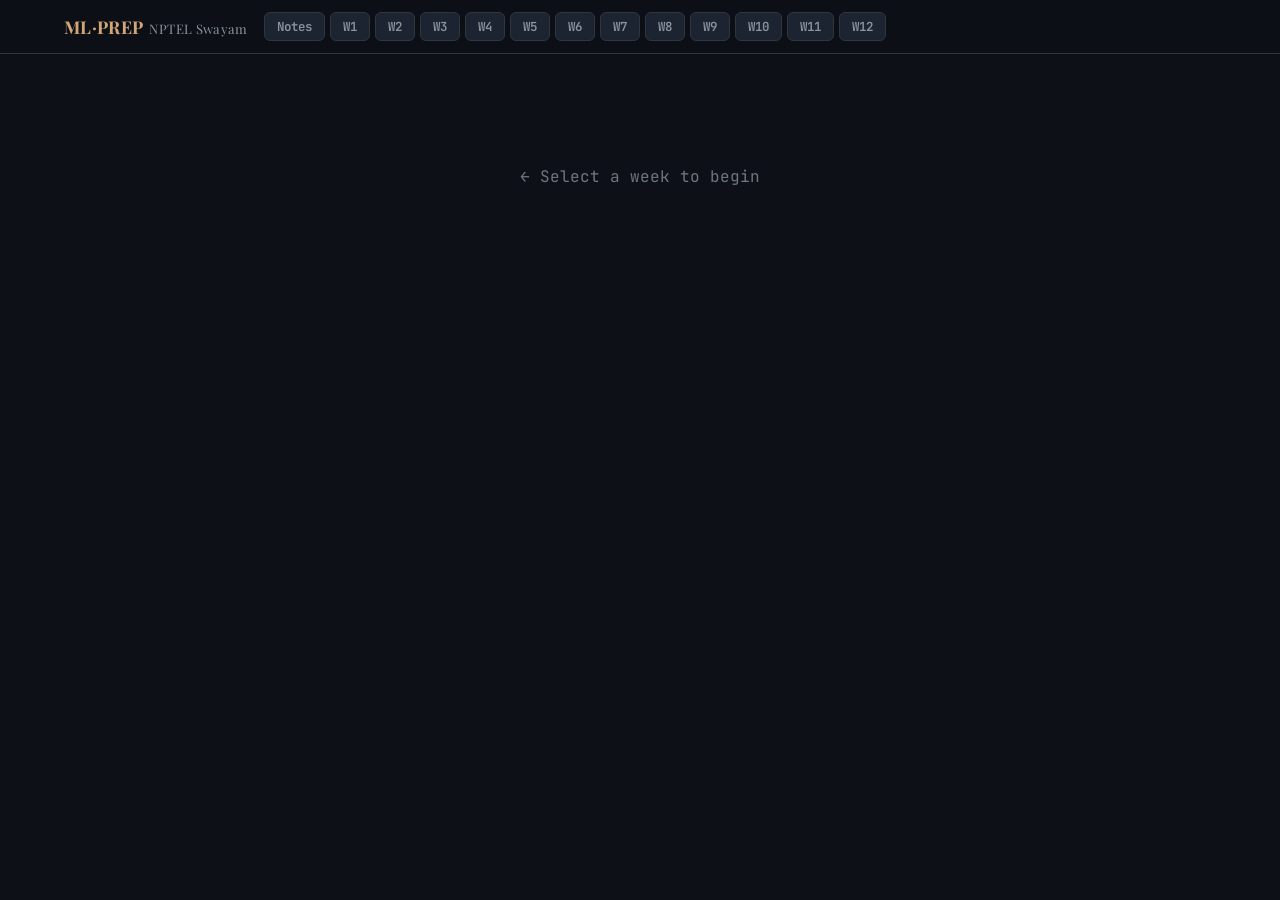
<file: index.html>
﻿<!DOCTYPE html>
<html lang="en">
<head>
<meta charset="UTF-8">
<meta name="viewport" content="width=device-width, initial-scale=1.0">
<title>NPTEL ML - Assignment Prep</title>
<link rel="preconnect" href="https://fonts.googleapis.com">
<link href="https://fonts.googleapis.com/css2?family=Playfair+Display:wght@400;700&family=JetBrains+Mono:wght@400;600&family=Lora:ital,wght@0,400;0,600;1,400&display=swap" rel="stylesheet">
<link rel="stylesheet" href="styles.css">
</head>
<body>
<header>
  <div class="header-inner">
    <div class="logo">ML&#xB7;PREP<span>NPTEL Swayam</span></div>
    <nav class="nav-weeks" id="weekNav"></nav>
  </div>
</header>
<div class="container" id="mainContent">
  <div class="empty">&#8592; Select a week to begin</div>
</div>
<script src="script.js"></script>
</body>
</html>
</file>
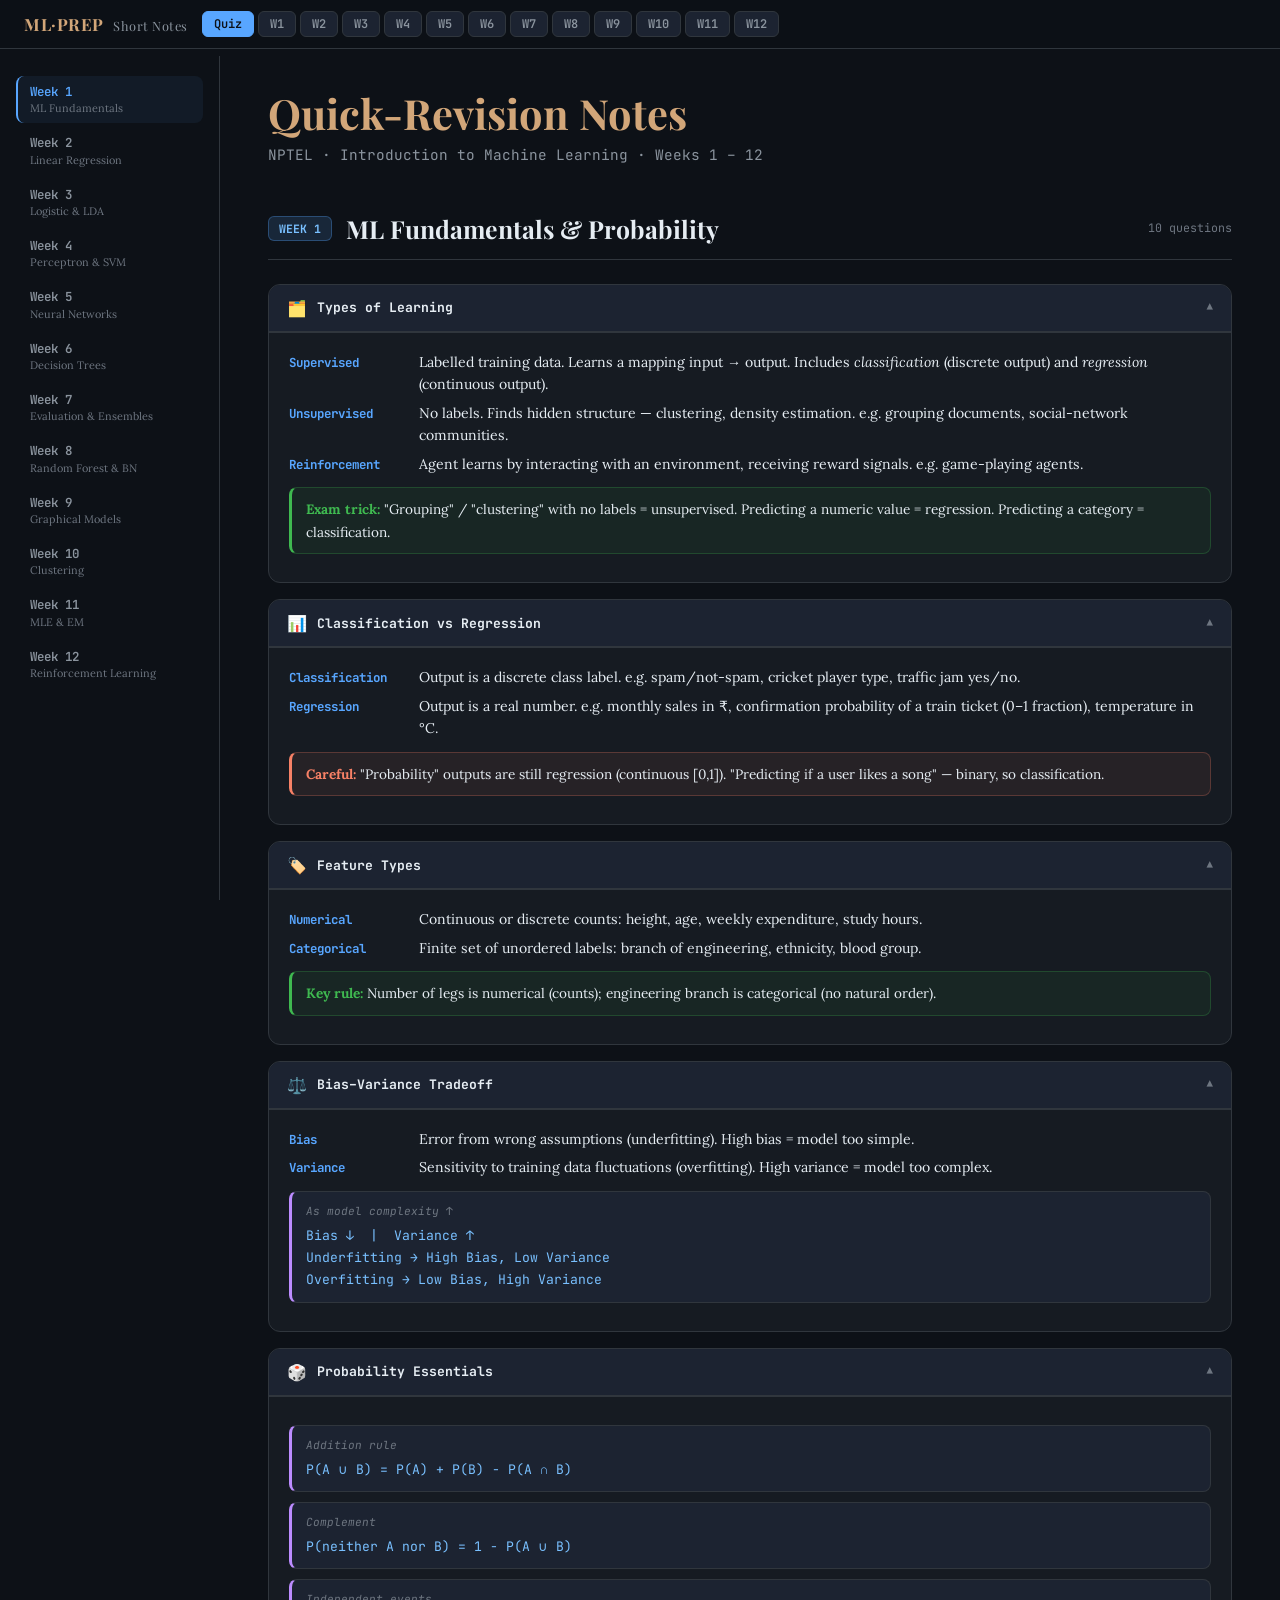
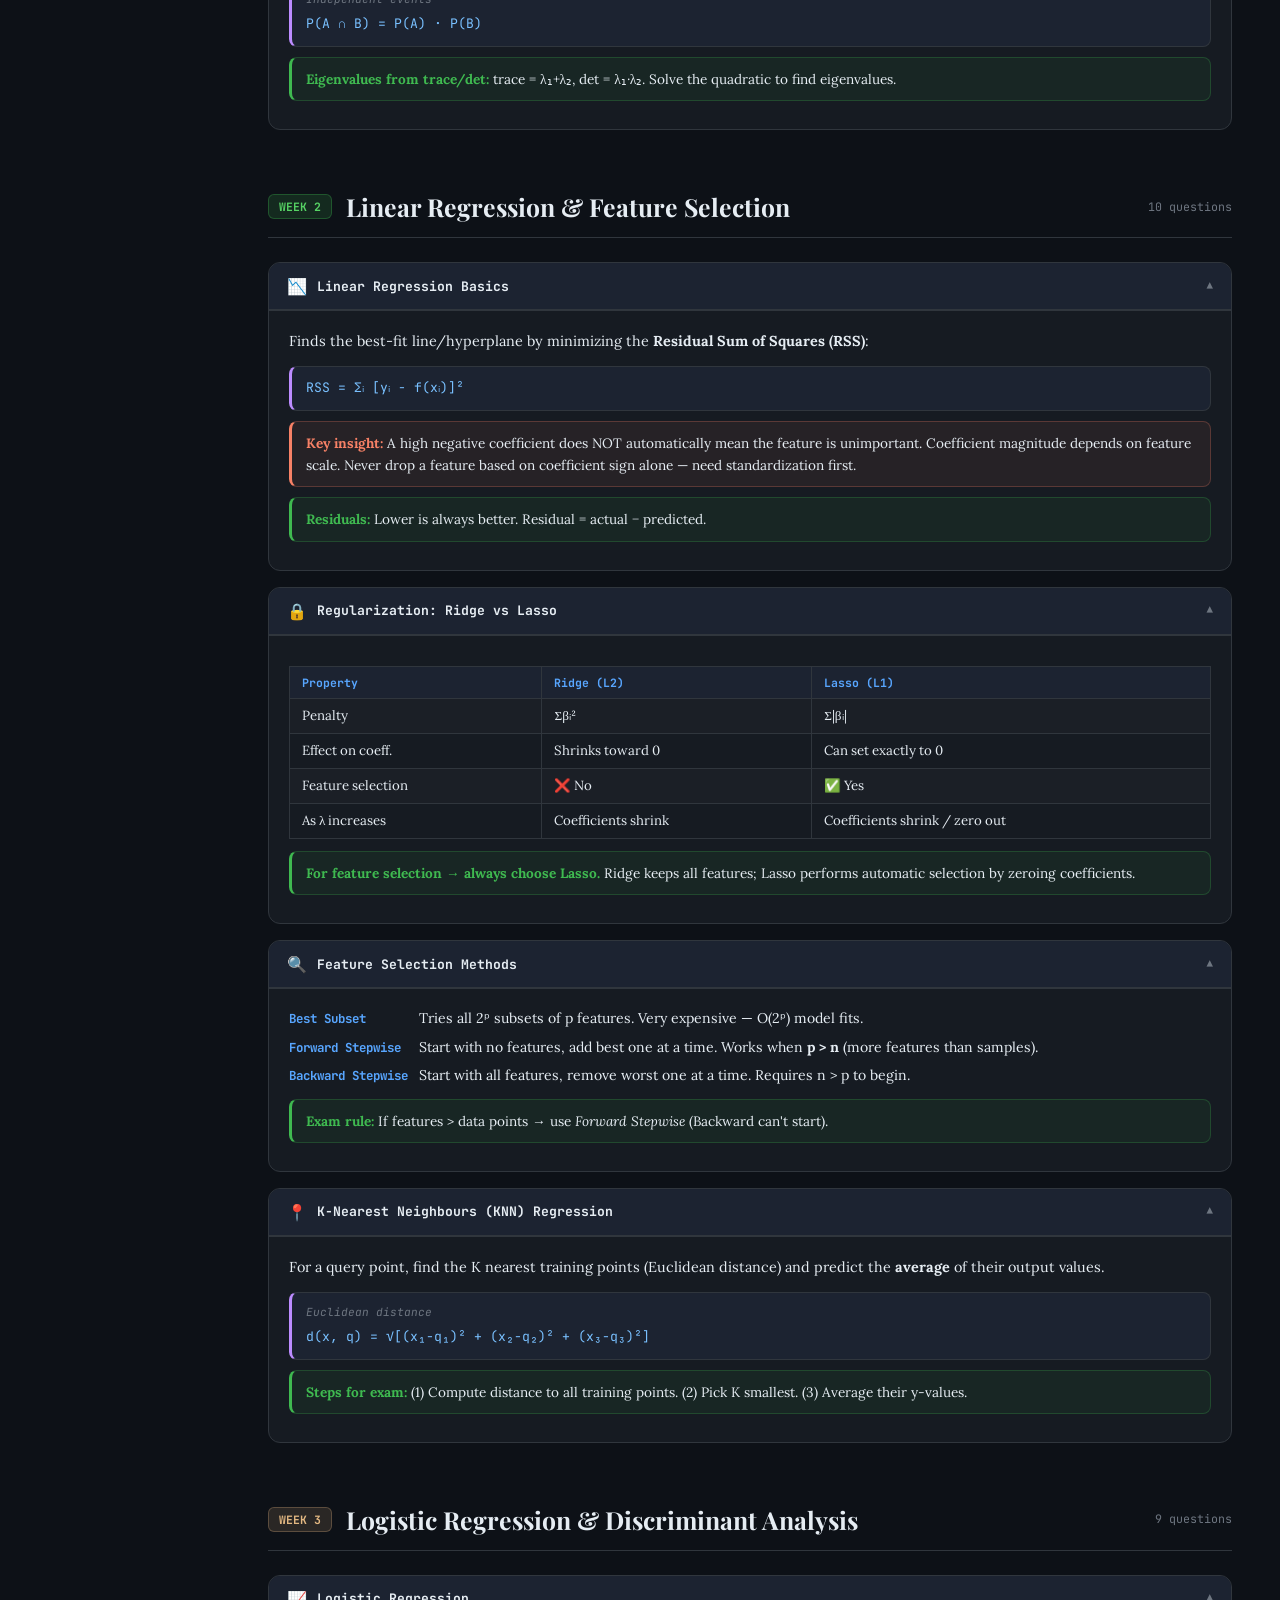
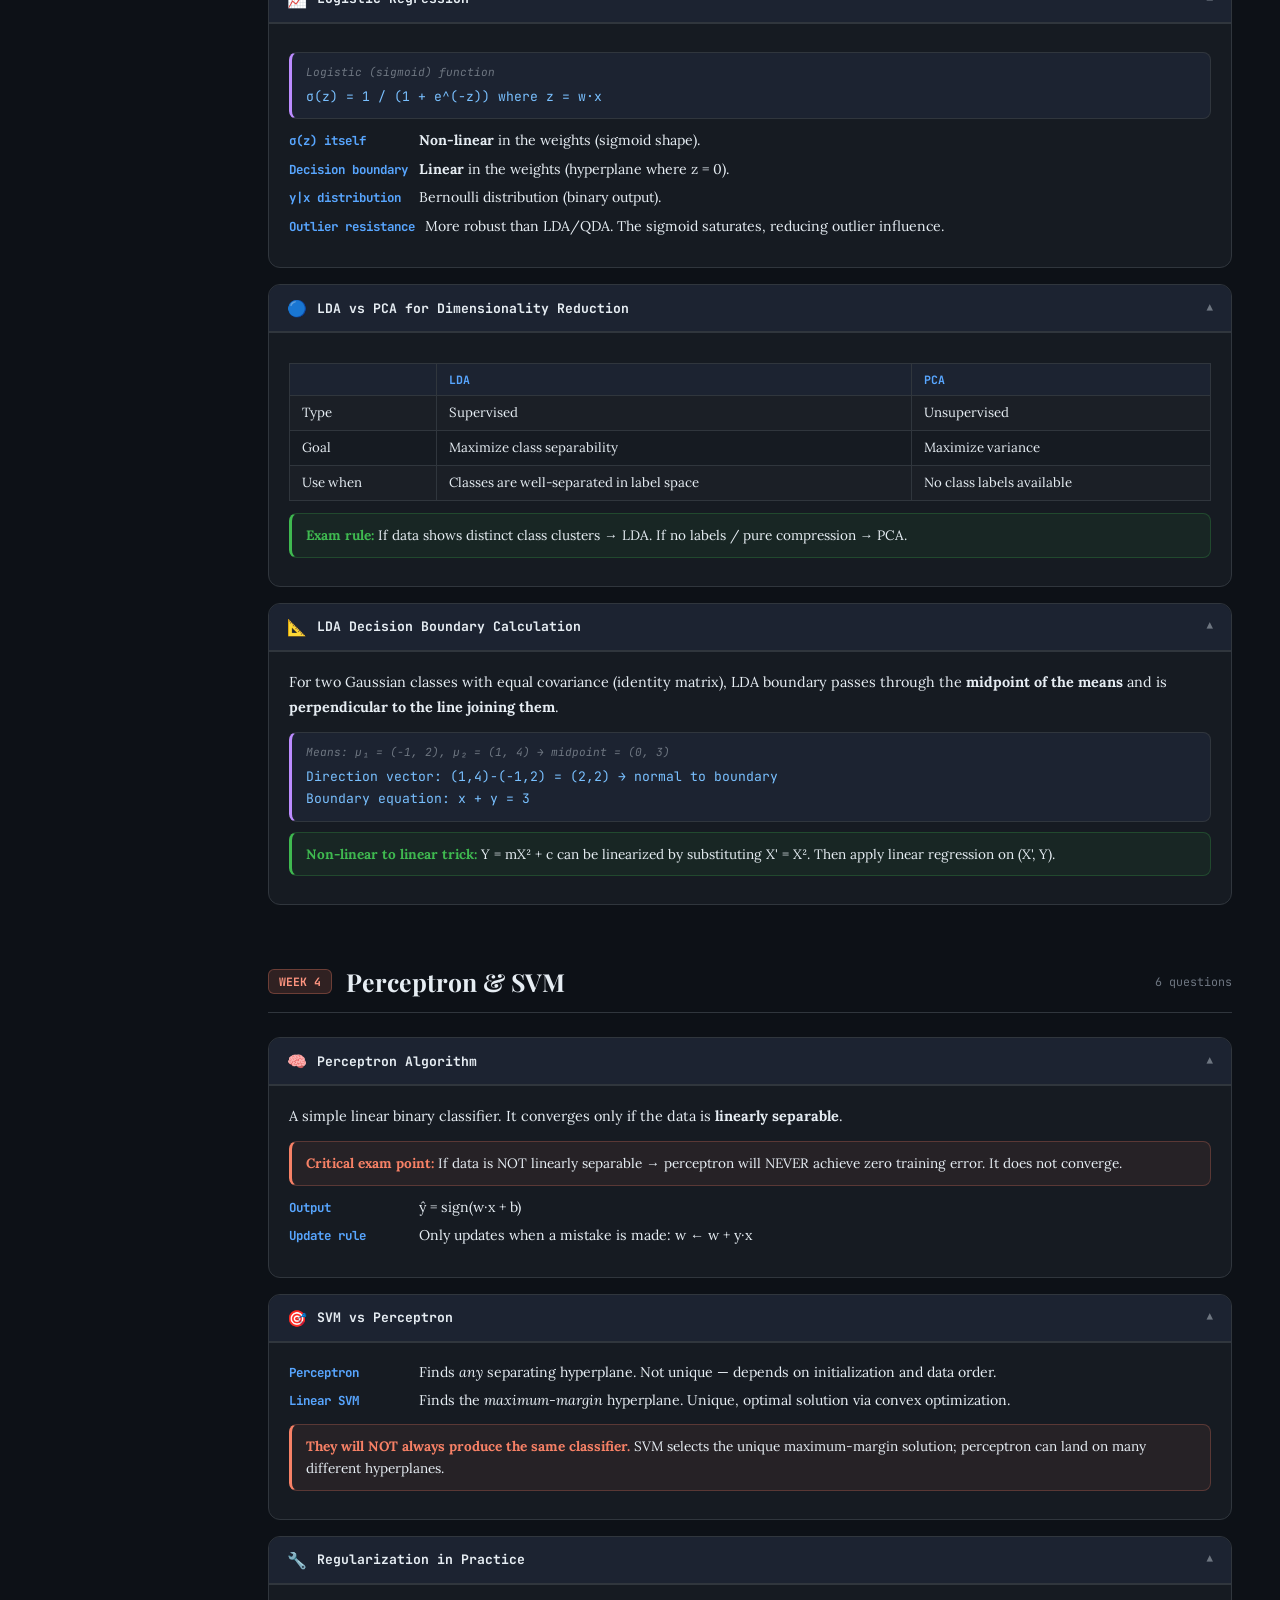
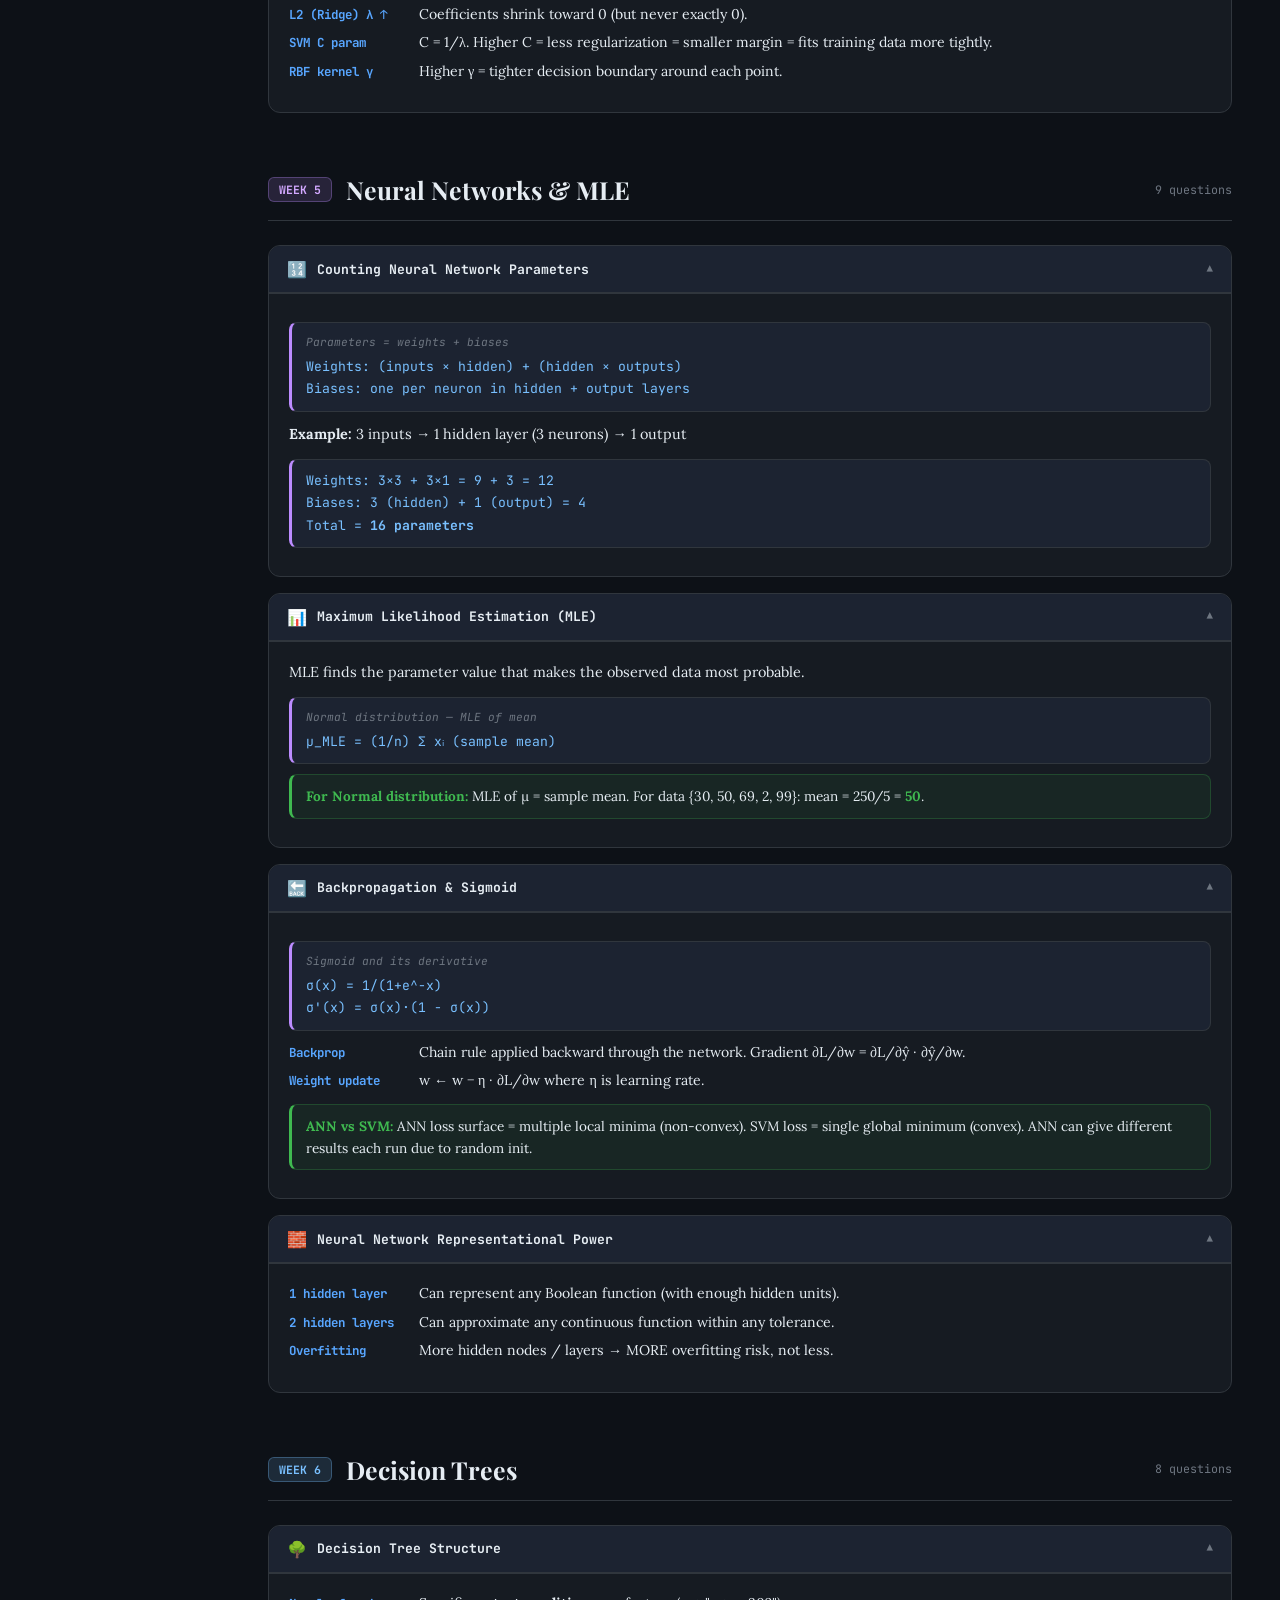
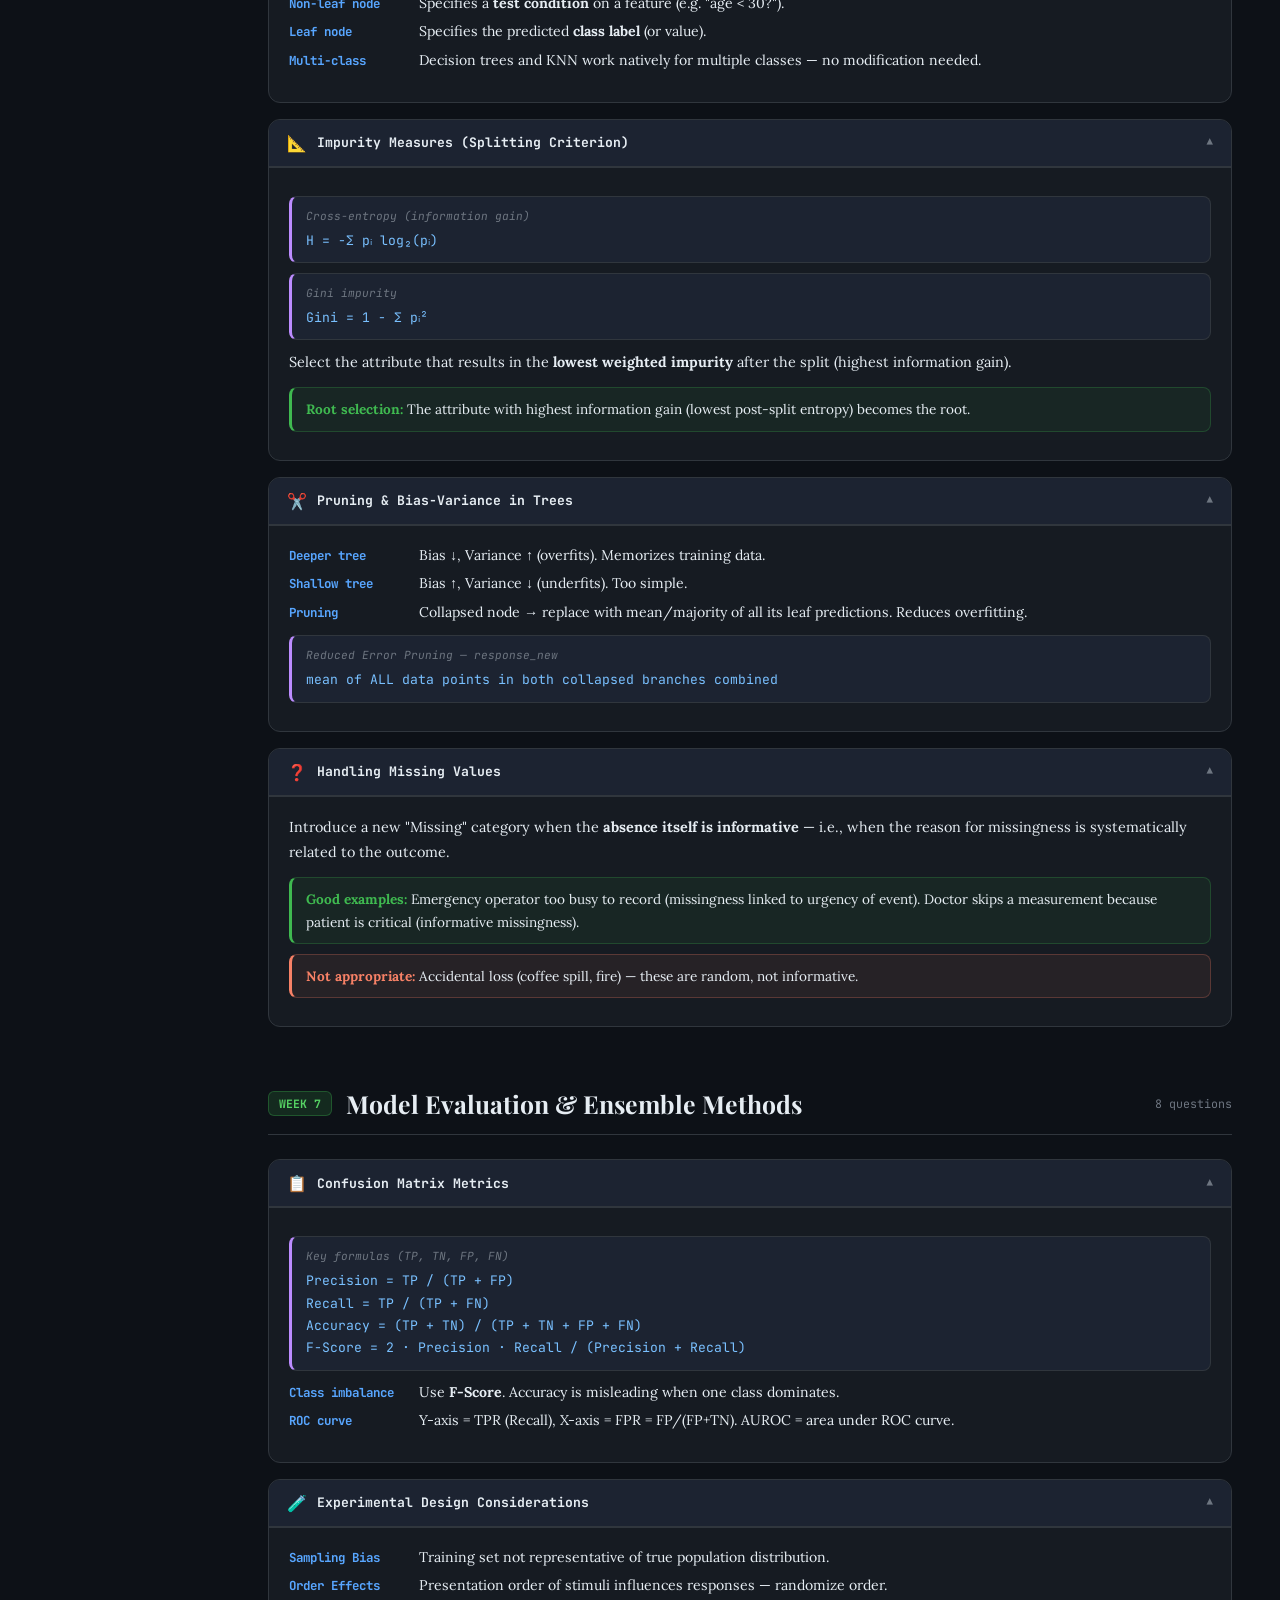
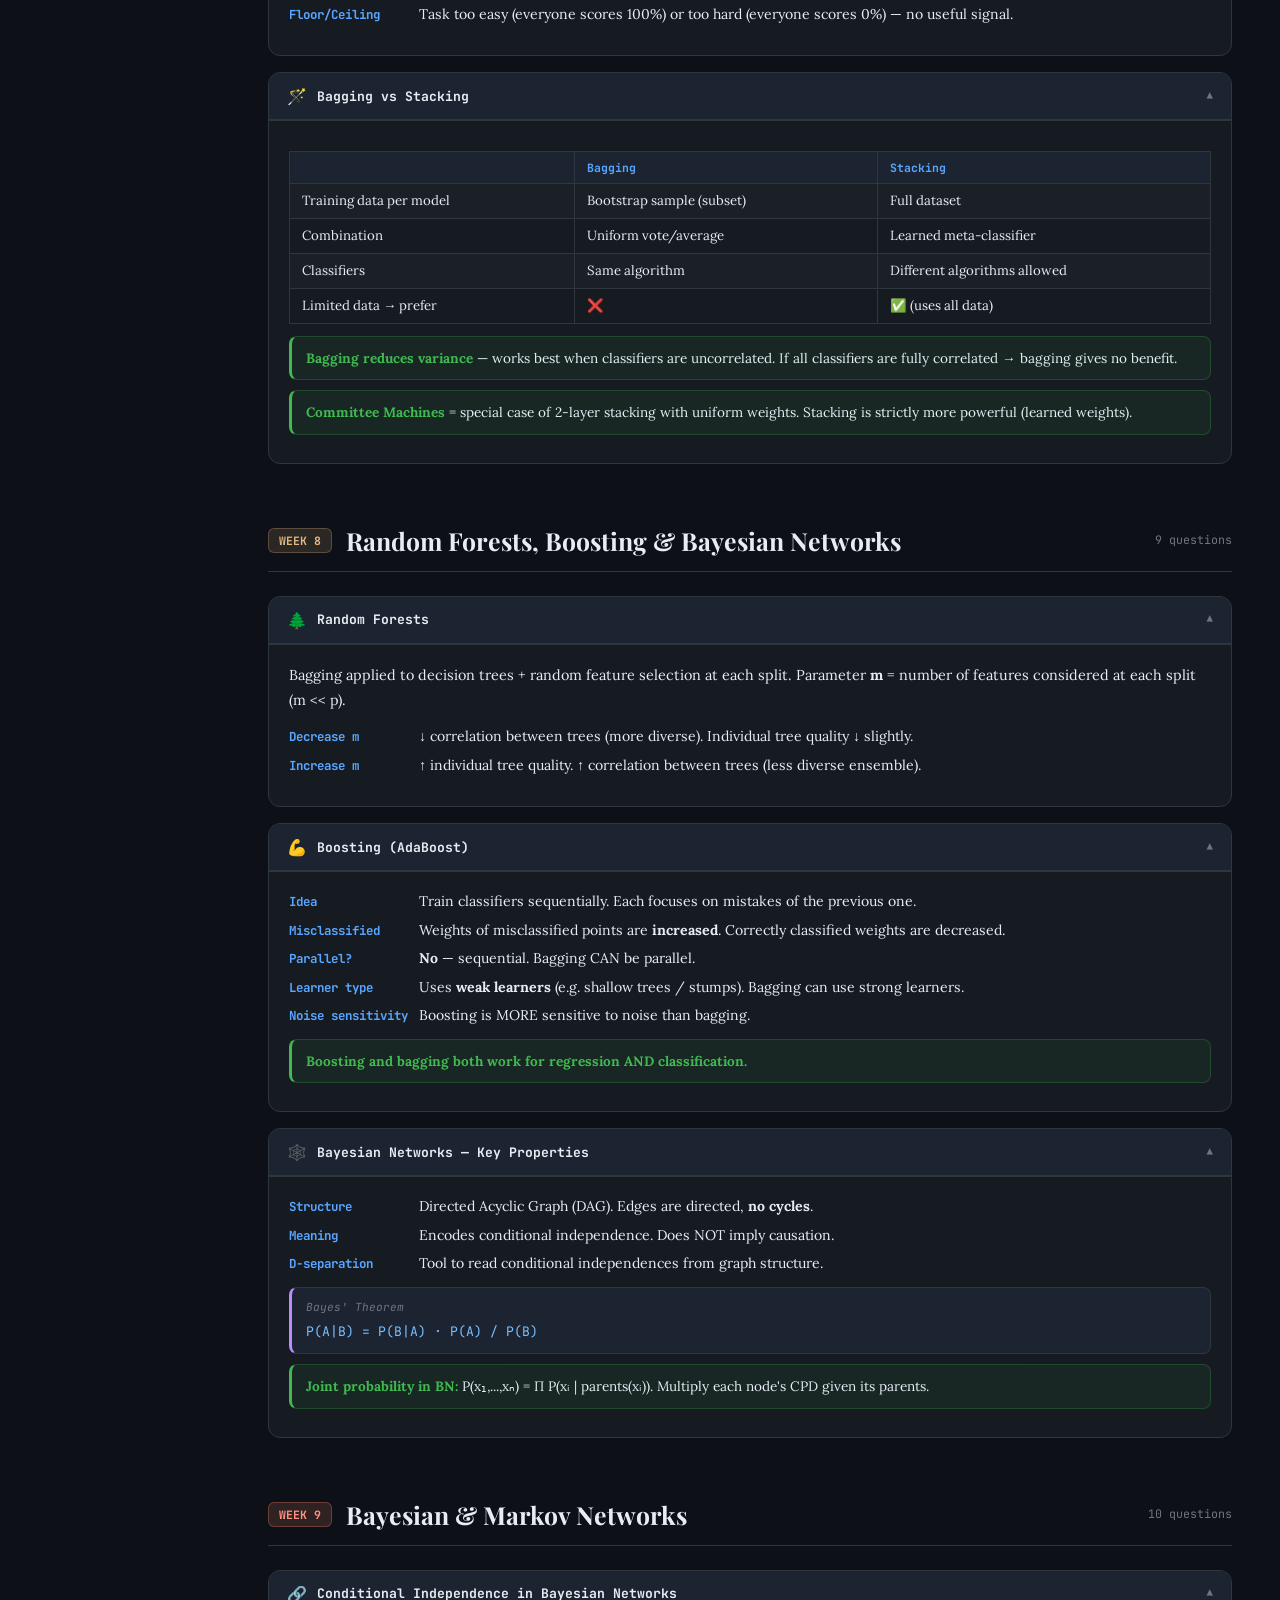
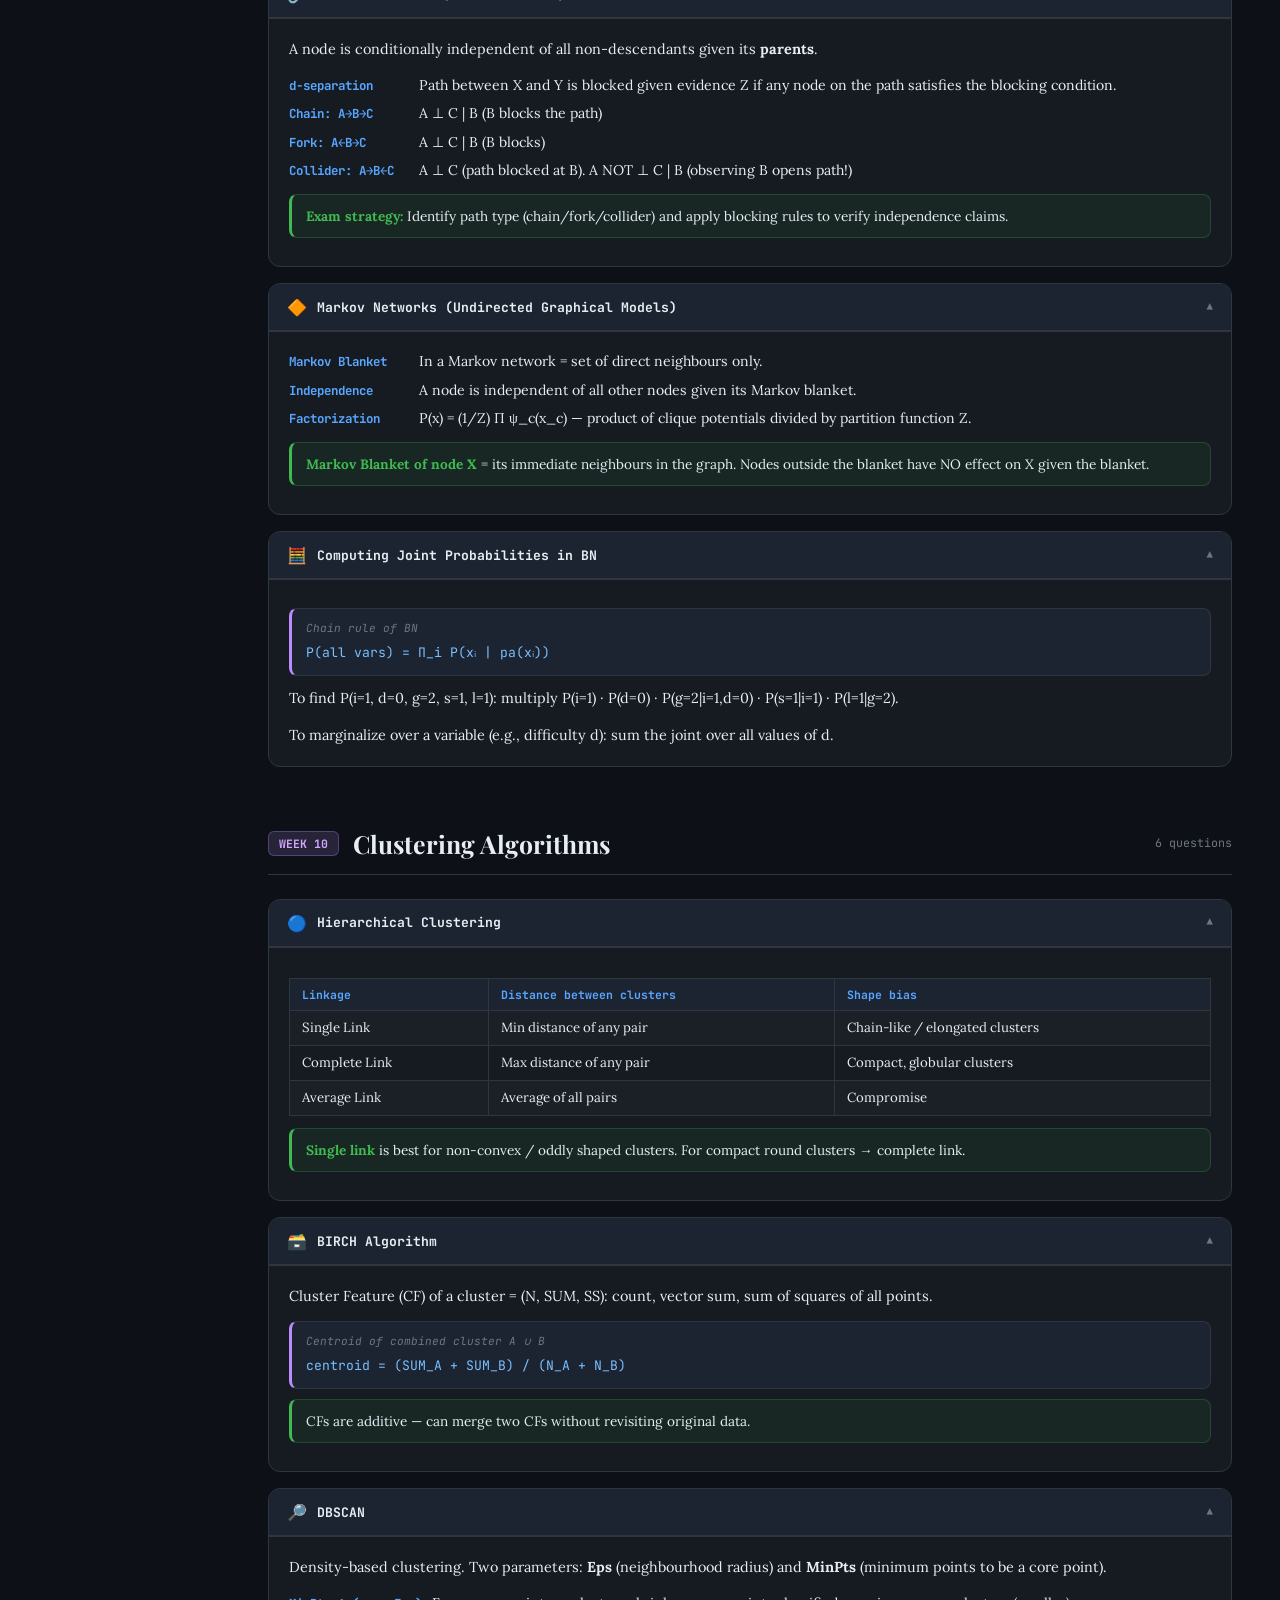
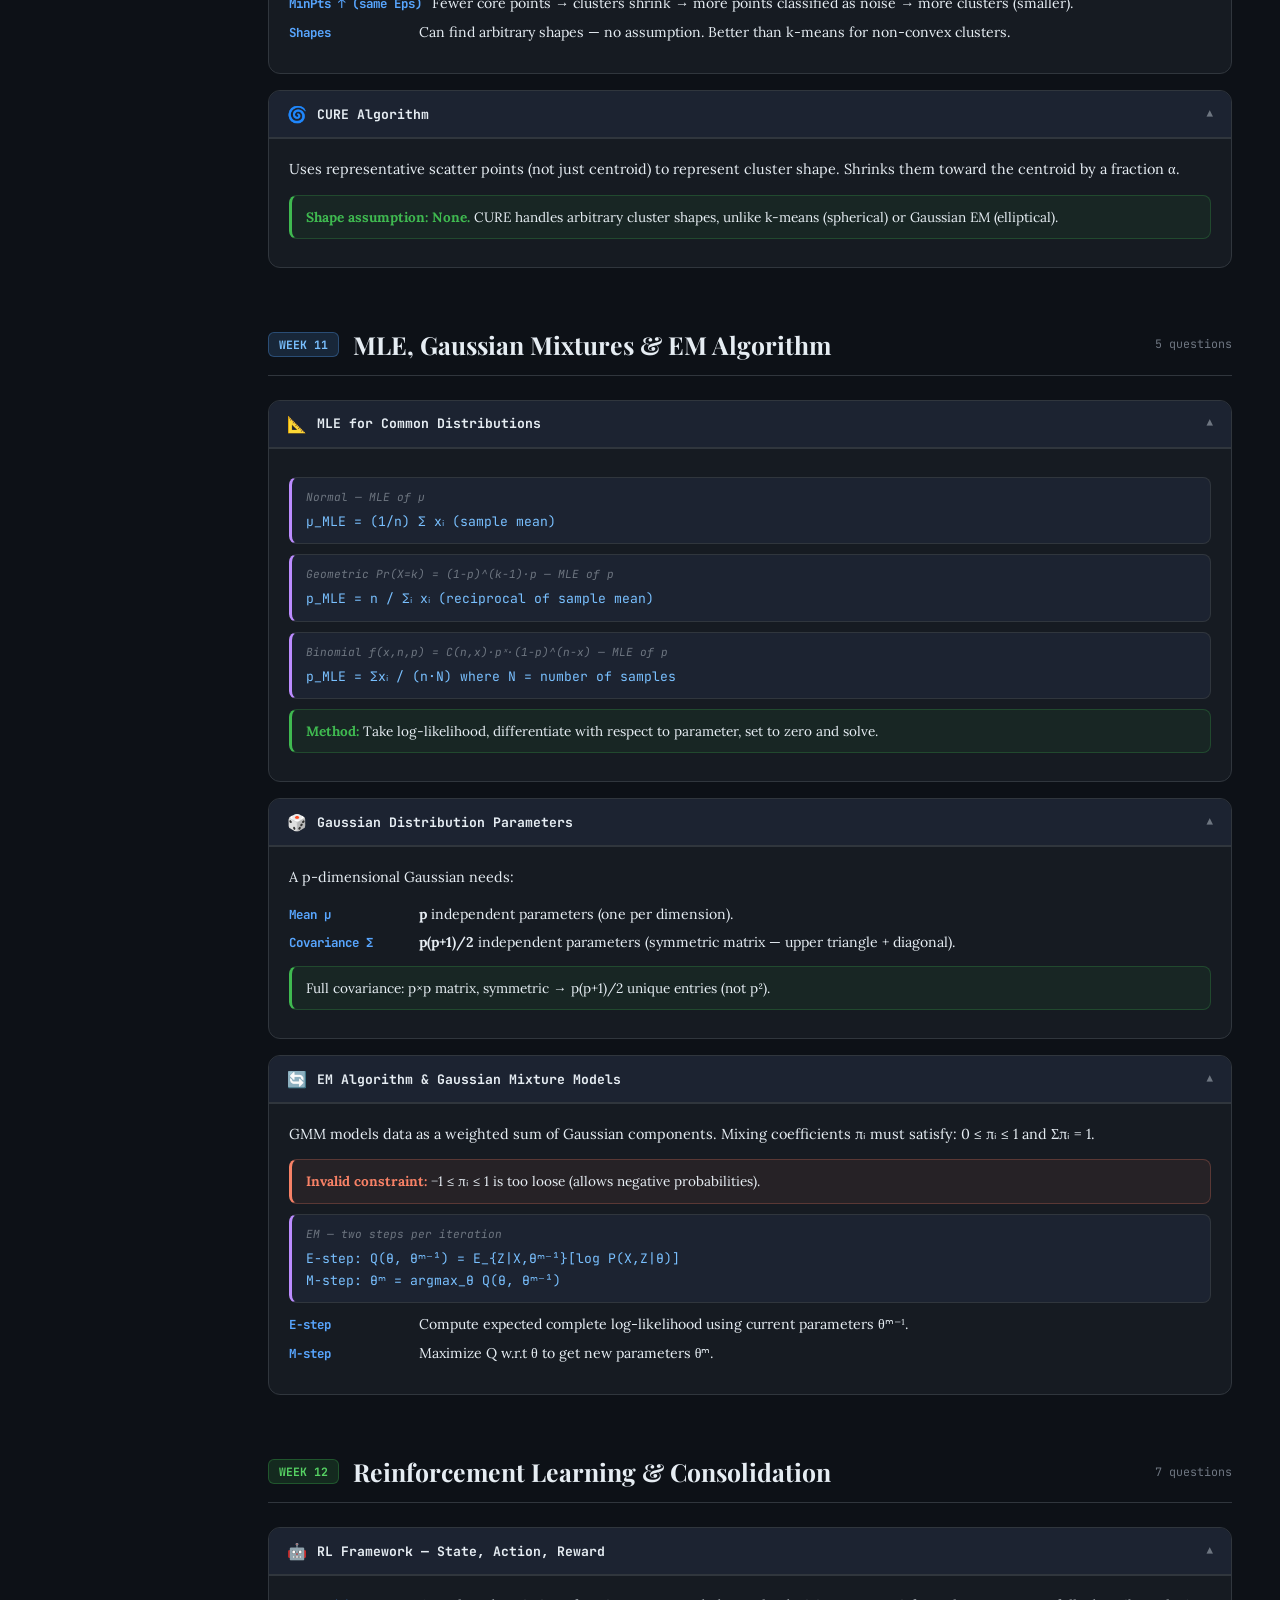
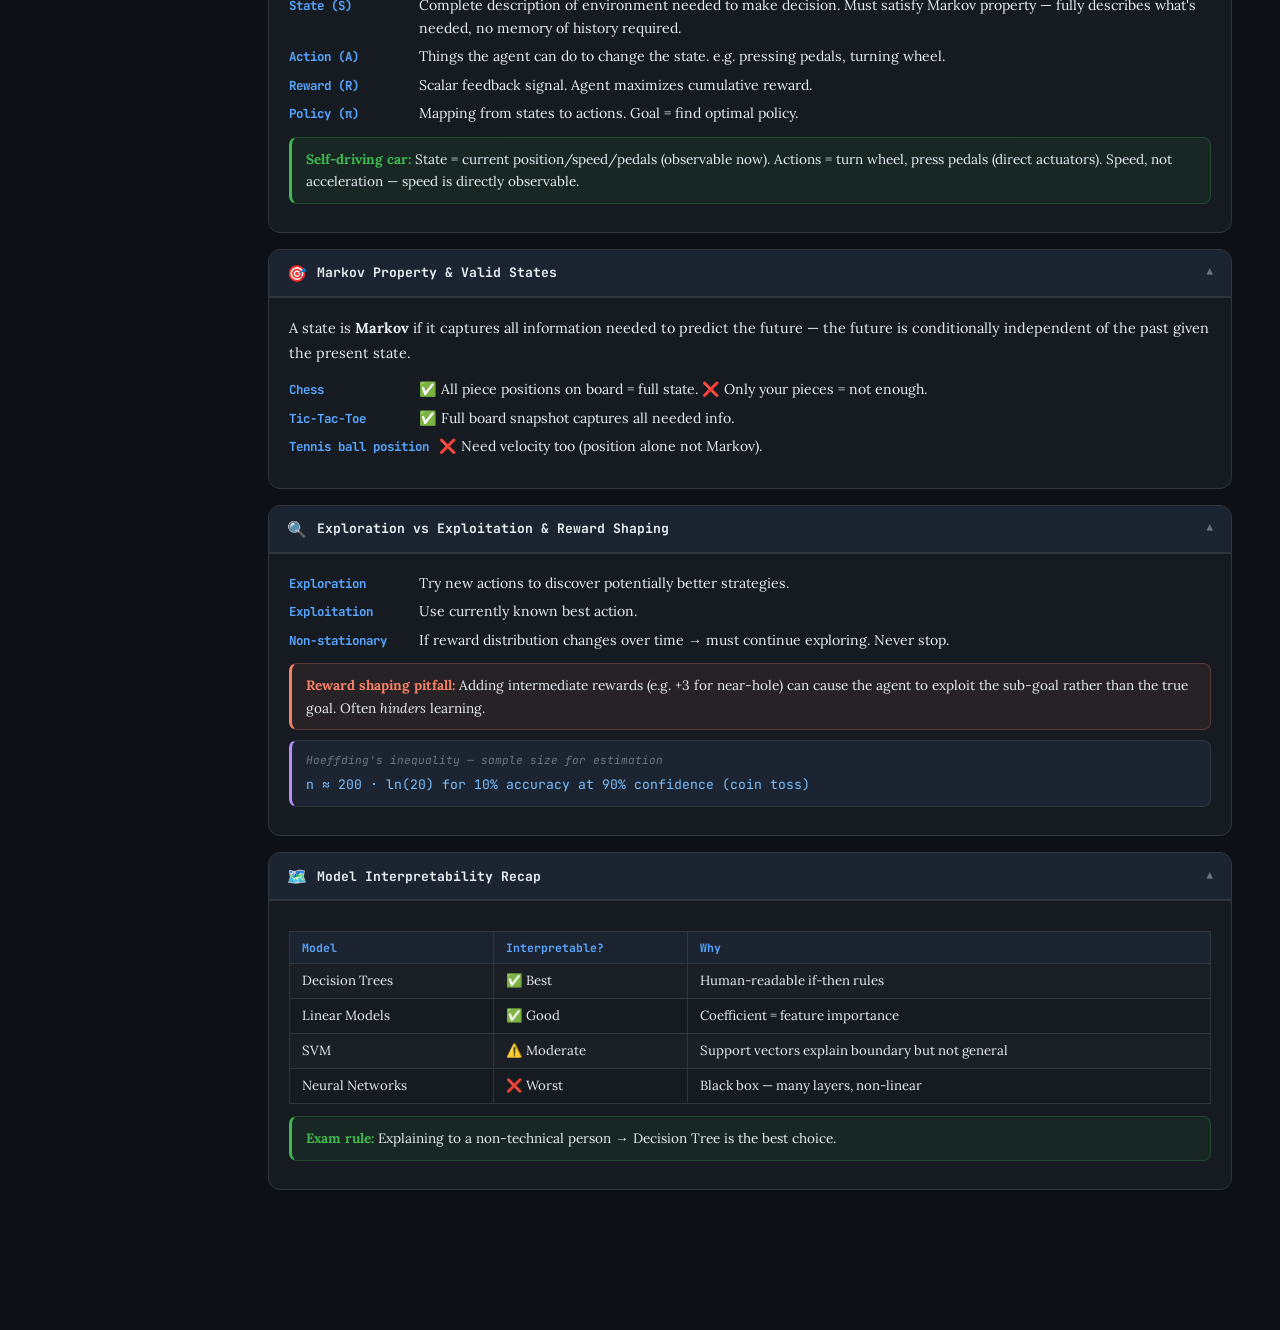
<file: notes.html>
<!DOCTYPE html>
<html lang="en">
<head>
<meta charset="UTF-8">
<meta name="viewport" content="width=device-width, initial-scale=1.0">
<title>NPTEL ML — Short Notes</title>
<link href="https://fonts.googleapis.com/css2?family=Playfair+Display:ital,wght@0,700;1,400&family=JetBrains+Mono:wght@400;600;700&family=Lora:ital,wght@0,400;0,600;1,400&display=swap" rel="stylesheet">
<style>
:root {
  --bg: #0d1117;
  --surface: #161b22;
  --surface2: #1c2331;
  --border: #30363d;
  --accent: #58a6ff;
  --accent2: #3fb950;
  --accent3: #f78166;
  --accent4: #d2a679;
  --accent5: #bc8cff;
  --accent6: #79c0ff;
  --text: #e6edf3;
  --text2: #8b949e;
  --text3: #6e7681;
}
*{box-sizing:border-box;margin:0;padding:0;}
html{scroll-behavior:smooth;}
body{
  background:var(--bg);color:var(--text);
  font-family:'Lora',serif;
  min-height:100vh;
}

/* ── HEADER ── */
header{
  position:sticky;top:0;z-index:200;
  background:rgba(13,17,23,0.97);
  backdrop-filter:blur(14px);
  border-bottom:1px solid var(--border);
  padding:0;
}
.header-inner{
  max-width:1280px;margin:0 auto;
  display:flex;align-items:center;gap:14px;
  padding:11px 24px;flex-wrap:wrap;
}
.logo{
  font-family:'Playfair Display',serif;
  font-size:1.05rem;font-weight:700;
  color:var(--accent4);flex-shrink:0;
  letter-spacing:.03em;
}
.logo span{color:var(--text2);font-weight:400;font-size:.8rem;margin-left:5px;}
.week-nav{display:flex;gap:4px;flex-wrap:wrap;}
.wn-btn{
  background:var(--surface2);border:1px solid var(--border);
  color:var(--text2);padding:4px 11px;border-radius:6px;
  cursor:pointer;font-family:'JetBrains Mono',monospace;
  font-size:.75rem;font-weight:600;transition:all .15s;
  text-decoration:none;display:inline-block;
}
.wn-btn:hover{border-color:var(--accent);color:var(--accent);}
.wn-btn.active{background:var(--accent);border-color:var(--accent);color:#0d1117;}

/* ── LAYOUT ── */
.layout{display:flex;max-width:1280px;margin:0 auto;gap:0;}
.sidebar{
  width:220px;flex-shrink:0;
  position:sticky;top:56px;
  height:calc(100vh - 56px);
  overflow-y:auto;
  border-right:1px solid var(--border);
  padding:20px 16px;
  display:flex;flex-direction:column;gap:4px;
}
.sb-item{
  padding:8px 12px;border-radius:8px;
  cursor:pointer;font-family:'JetBrains Mono',monospace;
  font-size:.78rem;font-weight:600;color:var(--text2);
  text-decoration:none;display:block;
  transition:all .15s;border-left:2px solid transparent;
  line-height:1.3;
}
.sb-item:hover{color:var(--text);background:var(--surface);}
.sb-item.active{
  color:var(--accent);border-left-color:var(--accent);
  background:rgba(88,166,255,.07);
}
.sb-item span{font-size:.68rem;color:var(--text3);display:block;font-family:'Lora',serif;font-weight:400;margin-top:1px;}

.main-content{
  flex:1;min-width:0;
  padding:40px 48px 80px;
}

/* ── PAGE TITLE ── */
.page-hero{margin-bottom:48px;}
.page-hero h1{
  font-family:'Playfair Display',serif;
  font-size:2.6rem;color:var(--accent4);
  line-height:1.15;margin-bottom:8px;
}
.page-hero p{
  color:var(--text2);font-size:.9rem;
  font-family:'JetBrains Mono',monospace;
}

/* ── WEEK SECTION ── */
.week-section{
  margin-bottom:60px;
  scroll-margin-top:80px;
}
.week-heading{
  display:flex;align-items:center;gap:14px;
  margin-bottom:24px;
  padding-bottom:14px;
  border-bottom:1px solid var(--border);
}
.week-badge{
  font-family:'JetBrains Mono',monospace;
  font-size:.72rem;font-weight:700;
  padding:4px 10px;border-radius:6px;
  flex-shrink:0;
}
.week-title{
  font-family:'Playfair Display',serif;
  font-size:1.55rem;color:var(--text);
}
.week-topics{
  font-family:'JetBrains Mono',monospace;
  font-size:.73rem;color:var(--text3);
  margin-left:auto;flex-shrink:0;
}

/* ── NOTE CARDS ── */
.notes-grid{
  display:flex;flex-direction:column;gap:16px;
}
.note-card{
  background:var(--surface);
  border:1px solid var(--border);
  border-radius:12px;overflow:hidden;
}
.note-card-header{
  display:flex;align-items:center;gap:10px;
  padding:13px 18px;
  background:var(--surface2);
  border-bottom:1px solid var(--border);
  cursor:pointer;user-select:none;
}
.note-card-header:hover{background:#1e2a3a;}
.note-icon{font-size:1rem;flex-shrink:0;}
.note-title{
  font-family:'JetBrains Mono',monospace;
  font-size:.82rem;font-weight:700;color:var(--text);
  flex:1;
}
.note-chevron{
  color:var(--text3);font-size:.8rem;
  transition:transform .2s;
}
.note-card.open .note-chevron{transform:rotate(180deg);}
.note-body{
  padding:18px 20px;
  display:none;
  border-top:1px solid var(--border);
}
.note-card.open .note-body{display:block;}

/* ── NOTE CONTENT ELEMENTS ── */
.note-body p{
  font-size:.9rem;line-height:1.75;color:var(--text);
  margin-bottom:12px;
}
.note-body p:last-child{margin-bottom:0;}

.kv-list{
  display:grid;gap:6px;margin-bottom:12px;
}
.kv{
  display:flex;gap:10px;align-items:flex-start;
  font-size:.88rem;line-height:1.6;
}
.kv-key{
  font-family:'JetBrains Mono',monospace;
  font-size:.78rem;font-weight:700;
  color:var(--accent);
  white-space:nowrap;flex-shrink:0;
  padding-top:2px;min-width:120px;
}
.kv-val{color:var(--text);}

.formula{
  background:var(--surface2);
  border:1px solid var(--border);
  border-left:3px solid var(--accent5);
  border-radius:8px;padding:10px 14px;
  font-family:'JetBrains Mono',monospace;
  font-size:.82rem;color:var(--accent6);
  margin:10px 0;line-height:1.7;
}
.formula .formula-label{
  font-size:.7rem;color:var(--text3);
  display:block;margin-bottom:4px;font-style:italic;
}

.tip{
  background:rgba(63,185,80,.07);
  border:1px solid rgba(63,185,80,.25);
  border-left:3px solid var(--accent2);
  border-radius:8px;padding:10px 14px;
  font-size:.85rem;line-height:1.65;
  color:var(--text);margin:10px 0;
}
.tip strong{color:var(--accent2);}

.warn{
  background:rgba(247,129,102,.07);
  border:1px solid rgba(247,129,102,.25);
  border-left:3px solid var(--accent3);
  border-radius:8px;padding:10px 14px;
  font-size:.85rem;line-height:1.65;
  color:var(--text);margin:10px 0;
}
.warn strong{color:var(--accent3);}

.pill-row{
  display:flex;flex-wrap:wrap;gap:6px;margin:8px 0;
}
.pill{
  font-family:'JetBrains Mono',monospace;
  font-size:.72rem;font-weight:600;
  padding:3px 10px;border-radius:20px;
  background:rgba(88,166,255,.1);
  border:1px solid rgba(88,166,255,.25);
  color:var(--accent6);
}
.pill.green{
  background:rgba(63,185,80,.1);
  border-color:rgba(63,185,80,.25);
  color:var(--accent2);
}
.pill.purple{
  background:rgba(188,140,255,.1);
  border-color:rgba(188,140,255,.25);
  color:var(--accent5);
}
.pill.orange{
  background:rgba(210,166,121,.1);
  border-color:rgba(210,166,121,.25);
  color:var(--accent4);
}
.pill.red{
  background:rgba(247,129,102,.1);
  border-color:rgba(247,129,102,.25);
  color:var(--accent3);
}

.compare-table{
  width:100%;border-collapse:collapse;
  font-size:.83rem;margin:12px 0;
}
.compare-table th{
  background:var(--surface2);
  font-family:'JetBrains Mono',monospace;
  font-size:.72rem;font-weight:700;
  color:var(--accent);padding:8px 12px;
  text-align:left;border:1px solid var(--border);
}
.compare-table td{
  padding:7px 12px;border:1px solid var(--border);
  line-height:1.5;color:var(--text);
}
.compare-table tr:nth-child(even) td{background:rgba(255,255,255,.02);}

.subsection{
  font-family:'JetBrains Mono',monospace;
  font-size:.72rem;font-weight:700;color:var(--accent4);
  letter-spacing:.06em;text-transform:uppercase;
  margin:14px 0 8px;
}

/* ── COLOURS PER WEEK ── */
.w1 .week-badge{background:rgba(88,166,255,.15);color:#79c0ff;border:1px solid rgba(88,166,255,.3);}
.w2 .week-badge{background:rgba(63,185,80,.15);color:#56d364;border:1px solid rgba(63,185,80,.3);}
.w3 .week-badge{background:rgba(210,166,121,.15);color:#e3b882;border:1px solid rgba(210,166,121,.3);}
.w4 .week-badge{background:rgba(247,129,102,.15);color:#ff9580;border:1px solid rgba(247,129,102,.3);}
.w5 .week-badge{background:rgba(188,140,255,.15);color:#d2a8ff;border:1px solid rgba(188,140,255,.3);}
.w6 .week-badge{background:rgba(121,192,255,.15);color:#79c0ff;border:1px solid rgba(121,192,255,.3);}
.w7 .week-badge{background:rgba(63,185,80,.15);color:#56d364;border:1px solid rgba(63,185,80,.3);}
.w8 .week-badge{background:rgba(210,166,121,.15);color:#e3b882;border:1px solid rgba(210,166,121,.3);}
.w9 .week-badge{background:rgba(247,129,102,.15);color:#ff9580;border:1px solid rgba(247,129,102,.3);}
.w10 .week-badge{background:rgba(188,140,255,.15);color:#d2a8ff;border:1px solid rgba(188,140,255,.3);}
.w11 .week-badge{background:rgba(88,166,255,.15);color:#79c0ff;border:1px solid rgba(88,166,255,.3);}
.w12 .week-badge{background:rgba(63,185,80,.15);color:#56d364;border:1px solid rgba(63,185,80,.3);}

/* scrollbar */
::-webkit-scrollbar{width:5px;}
::-webkit-scrollbar-track{background:var(--bg);}
::-webkit-scrollbar-thumb{background:var(--border);border-radius:3px;}

@media(max-width:900px){
  .sidebar{display:none;}
  .main-content{padding:24px 18px 60px;}
  .week-title{font-size:1.25rem;}
  .week-topics{display:none;}
  .page-hero h1{font-size:1.9rem;}
}
@media(max-width:600px){
  .header-inner{padding:9px 14px;gap:8px;}
  .logo span{display:none;}
  .wn-btn{padding:3px 8px;font-size:.7rem;}
  .kv-key{min-width:90px;}
}
</style>
</head>
<body>

<header>
  <div class="header-inner">
    <div class="logo">ML·PREP <span>Short Notes</span></div>
    <nav class="week-nav" id="weekNav"></nav>
  </div>
</header>

<div class="layout">
  <!-- Sidebar TOC -->
  <aside class="sidebar" id="sidebar"></aside>

  <!-- Main content -->
  <main class="main-content">
    <div class="page-hero">
      <h1>Quick-Revision Notes</h1>
      <p>NPTEL · Introduction to Machine Learning · Weeks 1 – 12</p>
    </div>

    <!-- ══════════ WEEK 1 ══════════ -->
    <section class="week-section w1" id="week1">
      <div class="week-heading">
        <span class="week-badge">WEEK 1</span>
        <h2 class="week-title">ML Fundamentals & Probability</h2>
        <span class="week-topics">10 questions</span>
      </div>
      <div class="notes-grid">

        <div class="note-card open">
          <div class="note-card-header" onclick="toggle(this)">
            <span class="note-icon">🗂️</span>
            <span class="note-title">Types of Learning</span>
            <span class="note-chevron">▾</span>
          </div>
          <div class="note-body">
            <div class="kv-list">
              <div class="kv"><span class="kv-key">Supervised</span><span class="kv-val">Labelled training data. Learns a mapping input → output. Includes <em>classification</em> (discrete output) and <em>regression</em> (continuous output).</span></div>
              <div class="kv"><span class="kv-key">Unsupervised</span><span class="kv-val">No labels. Finds hidden structure — clustering, density estimation. e.g. grouping documents, social-network communities.</span></div>
              <div class="kv"><span class="kv-key">Reinforcement</span><span class="kv-val">Agent learns by interacting with an environment, receiving reward signals. e.g. game-playing agents.</span></div>
            </div>
            <div class="tip"><strong>Exam trick:</strong> "Grouping" / "clustering" with no labels = unsupervised. Predicting a numeric value = regression. Predicting a category = classification.</div>
          </div>
        </div>

        <div class="note-card open">
          <div class="note-card-header" onclick="toggle(this)">
            <span class="note-icon">📊</span>
            <span class="note-title">Classification vs Regression</span>
            <span class="note-chevron">▾</span>
          </div>
          <div class="note-body">
            <div class="kv-list">
              <div class="kv"><span class="kv-key">Classification</span><span class="kv-val">Output is a discrete class label. e.g. spam/not-spam, cricket player type, traffic jam yes/no.</span></div>
              <div class="kv"><span class="kv-key">Regression</span><span class="kv-val">Output is a real number. e.g. monthly sales in ₹, confirmation probability of a train ticket (0–1 fraction), temperature in °C.</span></div>
            </div>
            <div class="warn"><strong>Careful:</strong> "Probability" outputs are still regression (continuous [0,1]). "Predicting if a user likes a song" — binary, so classification.</div>
          </div>
        </div>

        <div class="note-card open">
          <div class="note-card-header" onclick="toggle(this)">
            <span class="note-icon">🏷️</span>
            <span class="note-title">Feature Types</span>
            <span class="note-chevron">▾</span>
          </div>
          <div class="note-body">
            <div class="kv-list">
              <div class="kv"><span class="kv-key">Numerical</span><span class="kv-val">Continuous or discrete counts: height, age, weekly expenditure, study hours.</span></div>
              <div class="kv"><span class="kv-key">Categorical</span><span class="kv-val">Finite set of unordered labels: branch of engineering, ethnicity, blood group.</span></div>
            </div>
            <div class="tip"><strong>Key rule:</strong> Number of legs is numerical (counts); engineering branch is categorical (no natural order).</div>
          </div>
        </div>

        <div class="note-card open">
          <div class="note-card-header" onclick="toggle(this)">
            <span class="note-icon">⚖️</span>
            <span class="note-title">Bias–Variance Tradeoff</span>
            <span class="note-chevron">▾</span>
          </div>
          <div class="note-body">
            <div class="kv-list">
              <div class="kv"><span class="kv-key">Bias</span><span class="kv-val">Error from wrong assumptions (underfitting). High bias = model too simple.</span></div>
              <div class="kv"><span class="kv-key">Variance</span><span class="kv-val">Sensitivity to training data fluctuations (overfitting). High variance = model too complex.</span></div>
            </div>
            <div class="formula">
              <span class="formula-label">As model complexity ↑</span>
              Bias ↓ &nbsp;|&nbsp; Variance ↑<br>
              Underfitting → High Bias, Low Variance<br>
              Overfitting → Low Bias, High Variance
            </div>
          </div>
        </div>

        <div class="note-card open">
          <div class="note-card-header" onclick="toggle(this)">
            <span class="note-icon">🎲</span>
            <span class="note-title">Probability Essentials</span>
            <span class="note-chevron">▾</span>
          </div>
          <div class="note-body">
            <div class="formula">
              <span class="formula-label">Addition rule</span>
              P(A ∪ B) = P(A) + P(B) − P(A ∩ B)
            </div>
            <div class="formula">
              <span class="formula-label">Complement</span>
              P(neither A nor B) = 1 − P(A ∪ B)
            </div>
            <div class="formula">
              <span class="formula-label">Independent events</span>
              P(A ∩ B) = P(A) · P(B)
            </div>
            <div class="tip"><strong>Eigenvalues from trace/det:</strong> trace = λ₁+λ₂, det = λ₁·λ₂. Solve the quadratic to find eigenvalues.</div>
          </div>
        </div>

      </div>
    </section>

    <!-- ══════════ WEEK 2 ══════════ -->
    <section class="week-section w2" id="week2">
      <div class="week-heading">
        <span class="week-badge">WEEK 2</span>
        <h2 class="week-title">Linear Regression & Feature Selection</h2>
        <span class="week-topics">10 questions</span>
      </div>
      <div class="notes-grid">

        <div class="note-card open">
          <div class="note-card-header" onclick="toggle(this)">
            <span class="note-icon">📉</span>
            <span class="note-title">Linear Regression Basics</span>
            <span class="note-chevron">▾</span>
          </div>
          <div class="note-body">
            <p>Finds the best-fit line/hyperplane by minimizing the <strong>Residual Sum of Squares (RSS)</strong>:</p>
            <div class="formula">RSS = Σᵢ [yᵢ − f(xᵢ)]²</div>
            <div class="warn"><strong>Key insight:</strong> A high negative coefficient does NOT automatically mean the feature is unimportant. Coefficient magnitude depends on feature scale. Never drop a feature based on coefficient sign alone — need standardization first.</div>
            <div class="tip"><strong>Residuals:</strong> Lower is always better. Residual = actual − predicted.</div>
          </div>
        </div>

        <div class="note-card open">
          <div class="note-card-header" onclick="toggle(this)">
            <span class="note-icon">🔒</span>
            <span class="note-title">Regularization: Ridge vs Lasso</span>
            <span class="note-chevron">▾</span>
          </div>
          <div class="note-body">
            <table class="compare-table">
              <tr><th>Property</th><th>Ridge (L2)</th><th>Lasso (L1)</th></tr>
              <tr><td>Penalty</td><td>Σβᵢ²</td><td>Σ|βᵢ|</td></tr>
              <tr><td>Effect on coeff.</td><td>Shrinks toward 0</td><td>Can set exactly to 0</td></tr>
              <tr><td>Feature selection</td><td>❌ No</td><td>✅ Yes</td></tr>
              <tr><td>As λ increases</td><td>Coefficients shrink</td><td>Coefficients shrink / zero out</td></tr>
            </table>
            <div class="tip"><strong>For feature selection → always choose Lasso.</strong> Ridge keeps all features; Lasso performs automatic selection by zeroing coefficients.</div>
          </div>
        </div>

        <div class="note-card open">
          <div class="note-card-header" onclick="toggle(this)">
            <span class="note-icon">🔍</span>
            <span class="note-title">Feature Selection Methods</span>
            <span class="note-chevron">▾</span>
          </div>
          <div class="note-body">
            <div class="kv-list">
              <div class="kv"><span class="kv-key">Best Subset</span><span class="kv-val">Tries all 2ᵖ subsets of p features. Very expensive — O(2ᵖ) model fits.</span></div>
              <div class="kv"><span class="kv-key">Forward Stepwise</span><span class="kv-val">Start with no features, add best one at a time. Works when <strong>p &gt; n</strong> (more features than samples).</span></div>
              <div class="kv"><span class="kv-key">Backward Stepwise</span><span class="kv-val">Start with all features, remove worst one at a time. Requires n &gt; p to begin.</span></div>
            </div>
            <div class="tip"><strong>Exam rule:</strong> If features &gt; data points → use <em>Forward Stepwise</em> (Backward can't start).</div>
          </div>
        </div>

        <div class="note-card open">
          <div class="note-card-header" onclick="toggle(this)">
            <span class="note-icon">📍</span>
            <span class="note-title">K-Nearest Neighbours (KNN) Regression</span>
            <span class="note-chevron">▾</span>
          </div>
          <div class="note-body">
            <p>For a query point, find the K nearest training points (Euclidean distance) and predict the <strong>average</strong> of their output values.</p>
            <div class="formula">
              <span class="formula-label">Euclidean distance</span>
              d(x, q) = √[(x₁-q₁)² + (x₂-q₂)² + (x₃-q₃)²]
            </div>
            <div class="tip"><strong>Steps for exam:</strong> (1) Compute distance to all training points. (2) Pick K smallest. (3) Average their y-values.</div>
          </div>
        </div>

      </div>
    </section>

    <!-- ══════════ WEEK 3 ══════════ -->
    <section class="week-section w3" id="week3">
      <div class="week-heading">
        <span class="week-badge">WEEK 3</span>
        <h2 class="week-title">Logistic Regression & Discriminant Analysis</h2>
        <span class="week-topics">9 questions</span>
      </div>
      <div class="notes-grid">

        <div class="note-card open">
          <div class="note-card-header" onclick="toggle(this)">
            <span class="note-icon">📈</span>
            <span class="note-title">Logistic Regression</span>
            <span class="note-chevron">▾</span>
          </div>
          <div class="note-body">
            <div class="formula">
              <span class="formula-label">Logistic (sigmoid) function</span>
              σ(z) = 1 / (1 + e^(−z))  where  z = w·x
            </div>
            <div class="kv-list">
              <div class="kv"><span class="kv-key">σ(z) itself</span><span class="kv-val"><strong>Non-linear</strong> in the weights (sigmoid shape).</span></div>
              <div class="kv"><span class="kv-key">Decision boundary</span><span class="kv-val"><strong>Linear</strong> in the weights (hyperplane where z = 0).</span></div>
              <div class="kv"><span class="kv-key">y|x distribution</span><span class="kv-val">Bernoulli distribution (binary output).</span></div>
              <div class="kv"><span class="kv-key">Outlier resistance</span><span class="kv-val">More robust than LDA/QDA. The sigmoid saturates, reducing outlier influence.</span></div>
            </div>
          </div>
        </div>

        <div class="note-card open">
          <div class="note-card-header" onclick="toggle(this)">
            <span class="note-icon">🔵</span>
            <span class="note-title">LDA vs PCA for Dimensionality Reduction</span>
            <span class="note-chevron">▾</span>
          </div>
          <div class="note-body">
            <table class="compare-table">
              <tr><th></th><th>LDA</th><th>PCA</th></tr>
              <tr><td>Type</td><td>Supervised</td><td>Unsupervised</td></tr>
              <tr><td>Goal</td><td>Maximize class separability</td><td>Maximize variance</td></tr>
              <tr><td>Use when</td><td>Classes are well-separated in label space</td><td>No class labels available</td></tr>
            </table>
            <div class="tip"><strong>Exam rule:</strong> If data shows distinct class clusters → LDA. If no labels / pure compression → PCA.</div>
          </div>
        </div>

        <div class="note-card open">
          <div class="note-card-header" onclick="toggle(this)">
            <span class="note-icon">📐</span>
            <span class="note-title">LDA Decision Boundary Calculation</span>
            <span class="note-chevron">▾</span>
          </div>
          <div class="note-body">
            <p>For two Gaussian classes with equal covariance (identity matrix), LDA boundary passes through the <strong>midpoint of the means</strong> and is <strong>perpendicular to the line joining them</strong>.</p>
            <div class="formula">
              <span class="formula-label">Means: μ₁ = (−1, 2), μ₂ = (1, 4) → midpoint = (0, 3)</span>
              Direction vector: (1,4)−(−1,2) = (2,2) → normal to boundary<br>
              Boundary equation: x + y = 3
            </div>
            <div class="tip"><strong>Non-linear to linear trick:</strong> Y = mX² + c can be linearized by substituting X' = X². Then apply linear regression on (X', Y).</div>
          </div>
        </div>

      </div>
    </section>

    <!-- ══════════ WEEK 4 ══════════ -->
    <section class="week-section w4" id="week4">
      <div class="week-heading">
        <span class="week-badge">WEEK 4</span>
        <h2 class="week-title">Perceptron & SVM</h2>
        <span class="week-topics">6 questions</span>
      </div>
      <div class="notes-grid">

        <div class="note-card open">
          <div class="note-card-header" onclick="toggle(this)">
            <span class="note-icon">🧠</span>
            <span class="note-title">Perceptron Algorithm</span>
            <span class="note-chevron">▾</span>
          </div>
          <div class="note-body">
            <p>A simple linear binary classifier. It converges only if the data is <strong>linearly separable</strong>.</p>
            <div class="warn"><strong>Critical exam point:</strong> If data is NOT linearly separable → perceptron will NEVER achieve zero training error. It does not converge.</div>
            <div class="kv-list">
              <div class="kv"><span class="kv-key">Output</span><span class="kv-val">ŷ = sign(w·x + b)</span></div>
              <div class="kv"><span class="kv-key">Update rule</span><span class="kv-val">Only updates when a mistake is made: w ← w + y·x</span></div>
            </div>
          </div>
        </div>

        <div class="note-card open">
          <div class="note-card-header" onclick="toggle(this)">
            <span class="note-icon">🎯</span>
            <span class="note-title">SVM vs Perceptron</span>
            <span class="note-chevron">▾</span>
          </div>
          <div class="note-body">
            <div class="kv-list">
              <div class="kv"><span class="kv-key">Perceptron</span><span class="kv-val">Finds <em>any</em> separating hyperplane. Not unique — depends on initialization and data order.</span></div>
              <div class="kv"><span class="kv-key">Linear SVM</span><span class="kv-val">Finds the <em>maximum-margin</em> hyperplane. Unique, optimal solution via convex optimization.</span></div>
            </div>
            <div class="warn"><strong>They will NOT always produce the same classifier.</strong> SVM selects the unique maximum-margin solution; perceptron can land on many different hyperplanes.</div>
          </div>
        </div>

        <div class="note-card open">
          <div class="note-card-header" onclick="toggle(this)">
            <span class="note-icon">🔧</span>
            <span class="note-title">Regularization in Practice</span>
            <span class="note-chevron">▾</span>
          </div>
          <div class="note-body">
            <div class="kv-list">
              <div class="kv"><span class="kv-key">L2 (Ridge) λ ↑</span><span class="kv-val">Coefficients shrink toward 0 (but never exactly 0).</span></div>
              <div class="kv"><span class="kv-key">SVM C param</span><span class="kv-val">C = 1/λ. Higher C = less regularization = smaller margin = fits training data more tightly.</span></div>
              <div class="kv"><span class="kv-key">RBF kernel γ</span><span class="kv-val">Higher γ = tighter decision boundary around each point.</span></div>
            </div>
          </div>
        </div>

      </div>
    </section>

    <!-- ══════════ WEEK 5 ══════════ -->
    <section class="week-section w5" id="week5">
      <div class="week-heading">
        <span class="week-badge">WEEK 5</span>
        <h2 class="week-title">Neural Networks & MLE</h2>
        <span class="week-topics">9 questions</span>
      </div>
      <div class="notes-grid">

        <div class="note-card open">
          <div class="note-card-header" onclick="toggle(this)">
            <span class="note-icon">🔢</span>
            <span class="note-title">Counting Neural Network Parameters</span>
            <span class="note-chevron">▾</span>
          </div>
          <div class="note-body">
            <div class="formula">
              <span class="formula-label">Parameters = weights + biases</span>
              Weights: (inputs × hidden) + (hidden × outputs)<br>
              Biases: one per neuron in hidden + output layers
            </div>
            <p><strong>Example:</strong> 3 inputs → 1 hidden layer (3 neurons) → 1 output</p>
            <div class="formula">
              Weights: 3×3 + 3×1 = 9 + 3 = 12<br>
              Biases:  3 (hidden) + 1 (output) = 4<br>
              Total = <strong>16 parameters</strong>
            </div>
          </div>
        </div>

        <div class="note-card open">
          <div class="note-card-header" onclick="toggle(this)">
            <span class="note-icon">📊</span>
            <span class="note-title">Maximum Likelihood Estimation (MLE)</span>
            <span class="note-chevron">▾</span>
          </div>
          <div class="note-body">
            <p>MLE finds the parameter value that makes the observed data most probable.</p>
            <div class="formula">
              <span class="formula-label">Normal distribution — MLE of mean</span>
              μ_MLE = (1/n) Σ xᵢ   (sample mean)
            </div>
            <div class="tip"><strong>For Normal distribution:</strong> MLE of μ = sample mean. For data {30, 50, 69, 2, 99}: mean = 250/5 = <strong>50</strong>.</div>
          </div>
        </div>

        <div class="note-card open">
          <div class="note-card-header" onclick="toggle(this)">
            <span class="note-icon">🔙</span>
            <span class="note-title">Backpropagation & Sigmoid</span>
            <span class="note-chevron">▾</span>
          </div>
          <div class="note-body">
            <div class="formula">
              <span class="formula-label">Sigmoid and its derivative</span>
              σ(x) = 1/(1+e^−x)<br>
              σ'(x) = σ(x)·(1 − σ(x))
            </div>
            <div class="kv-list">
              <div class="kv"><span class="kv-key">Backprop</span><span class="kv-val">Chain rule applied backward through the network. Gradient ∂L/∂w = ∂L/∂ŷ · ∂ŷ/∂w.</span></div>
              <div class="kv"><span class="kv-key">Weight update</span><span class="kv-val">w ← w − η · ∂L/∂w  where η is learning rate.</span></div>
            </div>
            <div class="tip"><strong>ANN vs SVM:</strong> ANN loss surface = multiple local minima (non-convex). SVM loss = single global minimum (convex). ANN can give different results each run due to random init.</div>
          </div>
        </div>

        <div class="note-card open">
          <div class="note-card-header" onclick="toggle(this)">
            <span class="note-icon">🧱</span>
            <span class="note-title">Neural Network Representational Power</span>
            <span class="note-chevron">▾</span>
          </div>
          <div class="note-body">
            <div class="kv-list">
              <div class="kv"><span class="kv-key">1 hidden layer</span><span class="kv-val">Can represent any Boolean function (with enough hidden units).</span></div>
              <div class="kv"><span class="kv-key">2 hidden layers</span><span class="kv-val">Can approximate any continuous function within any tolerance.</span></div>
              <div class="kv"><span class="kv-key">Overfitting</span><span class="kv-val">More hidden nodes / layers → MORE overfitting risk, not less.</span></div>
            </div>
          </div>
        </div>

      </div>
    </section>

    <!-- ══════════ WEEK 6 ══════════ -->
    <section class="week-section w6" id="week6">
      <div class="week-heading">
        <span class="week-badge">WEEK 6</span>
        <h2 class="week-title">Decision Trees</h2>
        <span class="week-topics">8 questions</span>
      </div>
      <div class="notes-grid">

        <div class="note-card open">
          <div class="note-card-header" onclick="toggle(this)">
            <span class="note-icon">🌳</span>
            <span class="note-title">Decision Tree Structure</span>
            <span class="note-chevron">▾</span>
          </div>
          <div class="note-body">
            <div class="kv-list">
              <div class="kv"><span class="kv-key">Non-leaf node</span><span class="kv-val">Specifies a <strong>test condition</strong> on a feature (e.g. "age &lt; 30?").</span></div>
              <div class="kv"><span class="kv-key">Leaf node</span><span class="kv-val">Specifies the predicted <strong>class label</strong> (or value).</span></div>
              <div class="kv"><span class="kv-key">Multi-class</span><span class="kv-val">Decision trees and KNN work natively for multiple classes — no modification needed.</span></div>
            </div>
          </div>
        </div>

        <div class="note-card open">
          <div class="note-card-header" onclick="toggle(this)">
            <span class="note-icon">📐</span>
            <span class="note-title">Impurity Measures (Splitting Criterion)</span>
            <span class="note-chevron">▾</span>
          </div>
          <div class="note-body">
            <div class="formula">
              <span class="formula-label">Cross-entropy (information gain)</span>
              H = −Σ pᵢ log₂(pᵢ)
            </div>
            <div class="formula">
              <span class="formula-label">Gini impurity</span>
              Gini = 1 − Σ pᵢ²
            </div>
            <p>Select the attribute that results in the <strong>lowest weighted impurity</strong> after the split (highest information gain).</p>
            <div class="tip"><strong>Root selection:</strong> The attribute with highest information gain (lowest post-split entropy) becomes the root.</div>
          </div>
        </div>

        <div class="note-card open">
          <div class="note-card-header" onclick="toggle(this)">
            <span class="note-icon">✂️</span>
            <span class="note-title">Pruning & Bias-Variance in Trees</span>
            <span class="note-chevron">▾</span>
          </div>
          <div class="note-body">
            <div class="kv-list">
              <div class="kv"><span class="kv-key">Deeper tree</span><span class="kv-val">Bias ↓, Variance ↑ (overfits). Memorizes training data.</span></div>
              <div class="kv"><span class="kv-key">Shallow tree</span><span class="kv-val">Bias ↑, Variance ↓ (underfits). Too simple.</span></div>
              <div class="kv"><span class="kv-key">Pruning</span><span class="kv-val">Collapsed node → replace with mean/majority of all its leaf predictions. Reduces overfitting.</span></div>
            </div>
            <div class="formula">
              <span class="formula-label">Reduced Error Pruning — response_new</span>
              mean of ALL data points in both collapsed branches combined
            </div>
          </div>
        </div>

        <div class="note-card open">
          <div class="note-card-header" onclick="toggle(this)">
            <span class="note-icon">❓</span>
            <span class="note-title">Handling Missing Values</span>
            <span class="note-chevron">▾</span>
          </div>
          <div class="note-body">
            <p>Introduce a new "Missing" category when the <strong>absence itself is informative</strong> — i.e., when the reason for missingness is systematically related to the outcome.</p>
            <div class="tip"><strong>Good examples:</strong> Emergency operator too busy to record (missingness linked to urgency of event). Doctor skips a measurement because patient is critical (informative missingness).</div>
            <div class="warn"><strong>Not appropriate:</strong> Accidental loss (coffee spill, fire) — these are random, not informative.</div>
          </div>
        </div>

      </div>
    </section>

    <!-- ══════════ WEEK 7 ══════════ -->
    <section class="week-section w7" id="week7">
      <div class="week-heading">
        <span class="week-badge">WEEK 7</span>
        <h2 class="week-title">Model Evaluation & Ensemble Methods</h2>
        <span class="week-topics">8 questions</span>
      </div>
      <div class="notes-grid">

        <div class="note-card open">
          <div class="note-card-header" onclick="toggle(this)">
            <span class="note-icon">📋</span>
            <span class="note-title">Confusion Matrix Metrics</span>
            <span class="note-chevron">▾</span>
          </div>
          <div class="note-body">
            <div class="formula">
              <span class="formula-label">Key formulas (TP, TN, FP, FN)</span>
              Precision = TP / (TP + FP)<br>
              Recall    = TP / (TP + FN)<br>
              Accuracy  = (TP + TN) / (TP + TN + FP + FN)<br>
              F-Score   = 2 · Precision · Recall / (Precision + Recall)
            </div>
            <div class="kv-list">
              <div class="kv"><span class="kv-key">Class imbalance</span><span class="kv-val">Use <strong>F-Score</strong>. Accuracy is misleading when one class dominates.</span></div>
              <div class="kv"><span class="kv-key">ROC curve</span><span class="kv-val">Y-axis = TPR (Recall), X-axis = FPR = FP/(FP+TN). AUROC = area under ROC curve.</span></div>
            </div>
          </div>
        </div>

        <div class="note-card open">
          <div class="note-card-header" onclick="toggle(this)">
            <span class="note-icon">🧪</span>
            <span class="note-title">Experimental Design Considerations</span>
            <span class="note-chevron">▾</span>
          </div>
          <div class="note-body">
            <div class="kv-list">
              <div class="kv"><span class="kv-key">Sampling Bias</span><span class="kv-val">Training set not representative of true population distribution.</span></div>
              <div class="kv"><span class="kv-key">Order Effects</span><span class="kv-val">Presentation order of stimuli influences responses — randomize order.</span></div>
              <div class="kv"><span class="kv-key">Floor/Ceiling</span><span class="kv-val">Task too easy (everyone scores 100%) or too hard (everyone scores 0%) — no useful signal.</span></div>
            </div>
          </div>
        </div>

        <div class="note-card open">
          <div class="note-card-header" onclick="toggle(this)">
            <span class="note-icon">🪄</span>
            <span class="note-title">Bagging vs Stacking</span>
            <span class="note-chevron">▾</span>
          </div>
          <div class="note-body">
            <table class="compare-table">
              <tr><th></th><th>Bagging</th><th>Stacking</th></tr>
              <tr><td>Training data per model</td><td>Bootstrap sample (subset)</td><td>Full dataset</td></tr>
              <tr><td>Combination</td><td>Uniform vote/average</td><td>Learned meta-classifier</td></tr>
              <tr><td>Classifiers</td><td>Same algorithm</td><td>Different algorithms allowed</td></tr>
              <tr><td>Limited data → prefer</td><td>❌</td><td>✅ (uses all data)</td></tr>
            </table>
            <div class="tip"><strong>Bagging reduces variance</strong> — works best when classifiers are uncorrelated. If all classifiers are fully correlated → bagging gives no benefit.</div>
            <div class="tip"><strong>Committee Machines</strong> = special case of 2-layer stacking with uniform weights. Stacking is strictly more powerful (learned weights).</div>
          </div>
        </div>

      </div>
    </section>

    <!-- ══════════ WEEK 8 ══════════ -->
    <section class="week-section w8" id="week8">
      <div class="week-heading">
        <span class="week-badge">WEEK 8</span>
        <h2 class="week-title">Random Forests, Boosting & Bayesian Networks</h2>
        <span class="week-topics">9 questions</span>
      </div>
      <div class="notes-grid">

        <div class="note-card open">
          <div class="note-card-header" onclick="toggle(this)">
            <span class="note-icon">🌲</span>
            <span class="note-title">Random Forests</span>
            <span class="note-chevron">▾</span>
          </div>
          <div class="note-body">
            <p>Bagging applied to decision trees + random feature selection at each split. Parameter <strong>m</strong> = number of features considered at each split (m &lt;&lt; p).</p>
            <div class="kv-list">
              <div class="kv"><span class="kv-key">Decrease m</span><span class="kv-val">↓ correlation between trees (more diverse). Individual tree quality ↓ slightly.</span></div>
              <div class="kv"><span class="kv-key">Increase m</span><span class="kv-val">↑ individual tree quality. ↑ correlation between trees (less diverse ensemble).</span></div>
            </div>
          </div>
        </div>

        <div class="note-card open">
          <div class="note-card-header" onclick="toggle(this)">
            <span class="note-icon">💪</span>
            <span class="note-title">Boosting (AdaBoost)</span>
            <span class="note-chevron">▾</span>
          </div>
          <div class="note-body">
            <div class="kv-list">
              <div class="kv"><span class="kv-key">Idea</span><span class="kv-val">Train classifiers sequentially. Each focuses on mistakes of the previous one.</span></div>
              <div class="kv"><span class="kv-key">Misclassified</span><span class="kv-val">Weights of misclassified points are <strong>increased</strong>. Correctly classified weights are decreased.</span></div>
              <div class="kv"><span class="kv-key">Parallel?</span><span class="kv-val"><strong>No</strong> — sequential. Bagging CAN be parallel.</span></div>
              <div class="kv"><span class="kv-key">Learner type</span><span class="kv-val">Uses <strong>weak learners</strong> (e.g. shallow trees / stumps). Bagging can use strong learners.</span></div>
              <div class="kv"><span class="kv-key">Noise sensitivity</span><span class="kv-val">Boosting is MORE sensitive to noise than bagging.</span></div>
            </div>
            <div class="tip"><strong>Boosting and bagging both work for regression AND classification.</strong></div>
          </div>
        </div>

        <div class="note-card open">
          <div class="note-card-header" onclick="toggle(this)">
            <span class="note-icon">🕸️</span>
            <span class="note-title">Bayesian Networks — Key Properties</span>
            <span class="note-chevron">▾</span>
          </div>
          <div class="note-body">
            <div class="kv-list">
              <div class="kv"><span class="kv-key">Structure</span><span class="kv-val">Directed Acyclic Graph (DAG). Edges are directed, <strong>no cycles</strong>.</span></div>
              <div class="kv"><span class="kv-key">Meaning</span><span class="kv-val">Encodes conditional independence. Does NOT imply causation.</span></div>
              <div class="kv"><span class="kv-key">D-separation</span><span class="kv-val">Tool to read conditional independences from graph structure.</span></div>
            </div>
            <div class="formula">
              <span class="formula-label">Bayes' Theorem</span>
              P(A|B) = P(B|A) · P(A) / P(B)
            </div>
            <div class="tip"><strong>Joint probability in BN:</strong> P(x₁,...,xₙ) = Π P(xᵢ | parents(xᵢ)). Multiply each node's CPD given its parents.</div>
          </div>
        </div>

      </div>
    </section>

    <!-- ══════════ WEEK 9 ══════════ -->
    <section class="week-section w9" id="week9">
      <div class="week-heading">
        <span class="week-badge">WEEK 9</span>
        <h2 class="week-title">Bayesian & Markov Networks</h2>
        <span class="week-topics">10 questions</span>
      </div>
      <div class="notes-grid">

        <div class="note-card open">
          <div class="note-card-header" onclick="toggle(this)">
            <span class="note-icon">🔗</span>
            <span class="note-title">Conditional Independence in Bayesian Networks</span>
            <span class="note-chevron">▾</span>
          </div>
          <div class="note-body">
            <p>A node is conditionally independent of all non-descendants given its <strong>parents</strong>.</p>
            <div class="kv-list">
              <div class="kv"><span class="kv-key">d-separation</span><span class="kv-val">Path between X and Y is blocked given evidence Z if any node on the path satisfies the blocking condition.</span></div>
              <div class="kv"><span class="kv-key">Chain: A→B→C</span><span class="kv-val">A ⊥ C | B (B blocks the path)</span></div>
              <div class="kv"><span class="kv-key">Fork: A←B→C</span><span class="kv-val">A ⊥ C | B (B blocks)</span></div>
              <div class="kv"><span class="kv-key">Collider: A→B←C</span><span class="kv-val">A ⊥ C (path blocked at B). A NOT ⊥ C | B (observing B opens path!)</span></div>
            </div>
            <div class="tip"><strong>Exam strategy:</strong> Identify path type (chain/fork/collider) and apply blocking rules to verify independence claims.</div>
          </div>
        </div>

        <div class="note-card open">
          <div class="note-card-header" onclick="toggle(this)">
            <span class="note-icon">🔶</span>
            <span class="note-title">Markov Networks (Undirected Graphical Models)</span>
            <span class="note-chevron">▾</span>
          </div>
          <div class="note-body">
            <div class="kv-list">
              <div class="kv"><span class="kv-key">Markov Blanket</span><span class="kv-val">In a Markov network = set of direct neighbours only.</span></div>
              <div class="kv"><span class="kv-key">Independence</span><span class="kv-val">A node is independent of all other nodes given its Markov blanket.</span></div>
              <div class="kv"><span class="kv-key">Factorization</span><span class="kv-val">P(x) = (1/Z) Π ψ_c(x_c) — product of clique potentials divided by partition function Z.</span></div>
            </div>
            <div class="tip"><strong>Markov Blanket of node X</strong> = its immediate neighbours in the graph. Nodes outside the blanket have NO effect on X given the blanket.</div>
          </div>
        </div>

        <div class="note-card open">
          <div class="note-card-header" onclick="toggle(this)">
            <span class="note-icon">🧮</span>
            <span class="note-title">Computing Joint Probabilities in BN</span>
            <span class="note-chevron">▾</span>
          </div>
          <div class="note-body">
            <div class="formula">
              <span class="formula-label">Chain rule of BN</span>
              P(all vars) = Π_i  P(xᵢ | pa(xᵢ))
            </div>
            <p>To find P(i=1, d=0, g=2, s=1, l=1): multiply P(i=1) · P(d=0) · P(g=2|i=1,d=0) · P(s=1|i=1) · P(l=1|g=2).</p>
            <p>To marginalize over a variable (e.g., difficulty d): sum the joint over all values of d.</p>
          </div>
        </div>

      </div>
    </section>

    <!-- ══════════ WEEK 10 ══════════ -->
    <section class="week-section w10" id="week10">
      <div class="week-heading">
        <span class="week-badge">WEEK 10</span>
        <h2 class="week-title">Clustering Algorithms</h2>
        <span class="week-topics">6 questions</span>
      </div>
      <div class="notes-grid">

        <div class="note-card open">
          <div class="note-card-header" onclick="toggle(this)">
            <span class="note-icon">🔵</span>
            <span class="note-title">Hierarchical Clustering</span>
            <span class="note-chevron">▾</span>
          </div>
          <div class="note-body">
            <table class="compare-table">
              <tr><th>Linkage</th><th>Distance between clusters</th><th>Shape bias</th></tr>
              <tr><td>Single Link</td><td>Min distance of any pair</td><td>Chain-like / elongated clusters</td></tr>
              <tr><td>Complete Link</td><td>Max distance of any pair</td><td>Compact, globular clusters</td></tr>
              <tr><td>Average Link</td><td>Average of all pairs</td><td>Compromise</td></tr>
            </table>
            <div class="tip"><strong>Single link</strong> is best for non-convex / oddly shaped clusters. For compact round clusters → complete link.</div>
          </div>
        </div>

        <div class="note-card open">
          <div class="note-card-header" onclick="toggle(this)">
            <span class="note-icon">🗃️</span>
            <span class="note-title">BIRCH Algorithm</span>
            <span class="note-chevron">▾</span>
          </div>
          <div class="note-body">
            <p>Cluster Feature (CF) of a cluster = (N, SUM, SS): count, vector sum, sum of squares of all points.</p>
            <div class="formula">
              <span class="formula-label">Centroid of combined cluster A ∪ B</span>
              centroid = (SUM_A + SUM_B) / (N_A + N_B)
            </div>
            <div class="tip">CFs are additive — can merge two CFs without revisiting original data.</div>
          </div>
        </div>

        <div class="note-card open">
          <div class="note-card-header" onclick="toggle(this)">
            <span class="note-icon">🔎</span>
            <span class="note-title">DBSCAN</span>
            <span class="note-chevron">▾</span>
          </div>
          <div class="note-body">
            <p>Density-based clustering. Two parameters: <strong>Eps</strong> (neighbourhood radius) and <strong>MinPts</strong> (minimum points to be a core point).</p>
            <div class="kv-list">
              <div class="kv"><span class="kv-key">MinPts ↑ (same Eps)</span><span class="kv-val">Fewer core points → clusters shrink → more points classified as noise → more clusters (smaller).</span></div>
              <div class="kv"><span class="kv-key">Shapes</span><span class="kv-val">Can find arbitrary shapes — no assumption. Better than k-means for non-convex clusters.</span></div>
            </div>
          </div>
        </div>

        <div class="note-card open">
          <div class="note-card-header" onclick="toggle(this)">
            <span class="note-icon">🌀</span>
            <span class="note-title">CURE Algorithm</span>
            <span class="note-chevron">▾</span>
          </div>
          <div class="note-body">
            <p>Uses representative scatter points (not just centroid) to represent cluster shape. Shrinks them toward the centroid by a fraction α.</p>
            <div class="tip"><strong>Shape assumption: None.</strong> CURE handles arbitrary cluster shapes, unlike k-means (spherical) or Gaussian EM (elliptical).</div>
          </div>
        </div>

      </div>
    </section>

    <!-- ══════════ WEEK 11 ══════════ -->
    <section class="week-section w11" id="week11">
      <div class="week-heading">
        <span class="week-badge">WEEK 11</span>
        <h2 class="week-title">MLE, Gaussian Mixtures & EM Algorithm</h2>
        <span class="week-topics">5 questions</span>
      </div>
      <div class="notes-grid">

        <div class="note-card open">
          <div class="note-card-header" onclick="toggle(this)">
            <span class="note-icon">📐</span>
            <span class="note-title">MLE for Common Distributions</span>
            <span class="note-chevron">▾</span>
          </div>
          <div class="note-body">
            <div class="formula">
              <span class="formula-label">Normal — MLE of μ</span>
              μ_MLE = (1/n) Σ xᵢ  (sample mean)
            </div>
            <div class="formula">
              <span class="formula-label">Geometric Pr(X=k) = (1−p)^(k−1)·p — MLE of p</span>
              p_MLE = n / Σᵢ xᵢ  (reciprocal of sample mean)
            </div>
            <div class="formula">
              <span class="formula-label">Binomial f(x,n,p) = C(n,x)·pˣ·(1−p)^(n−x) — MLE of p</span>
              p_MLE = Σxᵢ / (n·N)  where N = number of samples
            </div>
            <div class="tip"><strong>Method:</strong> Take log-likelihood, differentiate with respect to parameter, set to zero and solve.</div>
          </div>
        </div>

        <div class="note-card open">
          <div class="note-card-header" onclick="toggle(this)">
            <span class="note-icon">🎲</span>
            <span class="note-title">Gaussian Distribution Parameters</span>
            <span class="note-chevron">▾</span>
          </div>
          <div class="note-body">
            <p>A p-dimensional Gaussian needs:</p>
            <div class="kv-list">
              <div class="kv"><span class="kv-key">Mean μ</span><span class="kv-val"><strong>p</strong> independent parameters (one per dimension).</span></div>
              <div class="kv"><span class="kv-key">Covariance Σ</span><span class="kv-val"><strong>p(p+1)/2</strong> independent parameters (symmetric matrix — upper triangle + diagonal).</span></div>
            </div>
            <div class="tip">Full covariance: p×p matrix, symmetric → p(p+1)/2 unique entries (not p²).</div>
          </div>
        </div>

        <div class="note-card open">
          <div class="note-card-header" onclick="toggle(this)">
            <span class="note-icon">🔄</span>
            <span class="note-title">EM Algorithm & Gaussian Mixture Models</span>
            <span class="note-chevron">▾</span>
          </div>
          <div class="note-body">
            <p>GMM models data as a weighted sum of Gaussian components. Mixing coefficients πᵢ must satisfy: 0 ≤ πᵢ ≤ 1 and Σπᵢ = 1.</p>
            <div class="warn"><strong>Invalid constraint:</strong> −1 ≤ πᵢ ≤ 1 is too loose (allows negative probabilities).</div>
            <div class="formula">
              <span class="formula-label">EM — two steps per iteration</span>
              E-step: Q(θ, θᵐ⁻¹) = E_{Z|X,θᵐ⁻¹}[log P(X,Z|θ)]<br>
              M-step: θᵐ = argmax_θ Q(θ, θᵐ⁻¹)
            </div>
            <div class="kv-list">
              <div class="kv"><span class="kv-key">E-step</span><span class="kv-val">Compute expected complete log-likelihood using current parameters θᵐ⁻¹.</span></div>
              <div class="kv"><span class="kv-key">M-step</span><span class="kv-val">Maximize Q w.r.t θ to get new parameters θᵐ.</span></div>
            </div>
          </div>
        </div>

      </div>
    </section>

    <!-- ══════════ WEEK 12 ══════════ -->
    <section class="week-section w12" id="week12">
      <div class="week-heading">
        <span class="week-badge">WEEK 12</span>
        <h2 class="week-title">Reinforcement Learning & Consolidation</h2>
        <span class="week-topics">7 questions</span>
      </div>
      <div class="notes-grid">

        <div class="note-card open">
          <div class="note-card-header" onclick="toggle(this)">
            <span class="note-icon">🤖</span>
            <span class="note-title">RL Framework — State, Action, Reward</span>
            <span class="note-chevron">▾</span>
          </div>
          <div class="note-body">
            <div class="kv-list">
              <div class="kv"><span class="kv-key">State (S)</span><span class="kv-val">Complete description of environment needed to make decision. Must satisfy Markov property — fully describes what's needed, no memory of history required.</span></div>
              <div class="kv"><span class="kv-key">Action (A)</span><span class="kv-val">Things the agent can do to change the state. e.g. pressing pedals, turning wheel.</span></div>
              <div class="kv"><span class="kv-key">Reward (R)</span><span class="kv-val">Scalar feedback signal. Agent maximizes cumulative reward.</span></div>
              <div class="kv"><span class="kv-key">Policy (π)</span><span class="kv-val">Mapping from states to actions. Goal = find optimal policy.</span></div>
            </div>
            <div class="tip"><strong>Self-driving car:</strong> State = current position/speed/pedals (observable now). Actions = turn wheel, press pedals (direct actuators). Speed, not acceleration — speed is directly observable.</div>
          </div>
        </div>

        <div class="note-card open">
          <div class="note-card-header" onclick="toggle(this)">
            <span class="note-icon">🎯</span>
            <span class="note-title">Markov Property & Valid States</span>
            <span class="note-chevron">▾</span>
          </div>
          <div class="note-body">
            <p>A state is <strong>Markov</strong> if it captures all information needed to predict the future — the future is conditionally independent of the past given the present state.</p>
            <div class="kv-list">
              <div class="kv"><span class="kv-key">Chess</span><span class="kv-val">✅ All piece positions on board = full state. ❌ Only your pieces = not enough.</span></div>
              <div class="kv"><span class="kv-key">Tic-Tac-Toe</span><span class="kv-val">✅ Full board snapshot captures all needed info.</span></div>
              <div class="kv"><span class="kv-key">Tennis ball position</span><span class="kv-val">❌ Need velocity too (position alone not Markov).</span></div>
            </div>
          </div>
        </div>

        <div class="note-card open">
          <div class="note-card-header" onclick="toggle(this)">
            <span class="note-icon">🔍</span>
            <span class="note-title">Exploration vs Exploitation & Reward Shaping</span>
            <span class="note-chevron">▾</span>
          </div>
          <div class="note-body">
            <div class="kv-list">
              <div class="kv"><span class="kv-key">Exploration</span><span class="kv-val">Try new actions to discover potentially better strategies.</span></div>
              <div class="kv"><span class="kv-key">Exploitation</span><span class="kv-val">Use currently known best action.</span></div>
              <div class="kv"><span class="kv-key">Non-stationary</span><span class="kv-val">If reward distribution changes over time → must continue exploring. Never stop.</span></div>
            </div>
            <div class="warn"><strong>Reward shaping pitfall:</strong> Adding intermediate rewards (e.g. +3 for near-hole) can cause the agent to exploit the sub-goal rather than the true goal. Often <em>hinders</em> learning.</div>
            <div class="formula">
              <span class="formula-label">Hoeffding's inequality — sample size for estimation</span>
              n ≈ 200 · ln(20)  for 10% accuracy at 90% confidence (coin toss)
            </div>
          </div>
        </div>

        <div class="note-card open">
          <div class="note-card-header" onclick="toggle(this)">
            <span class="note-icon">🗺️</span>
            <span class="note-title">Model Interpretability Recap</span>
            <span class="note-chevron">▾</span>
          </div>
          <div class="note-body">
            <table class="compare-table">
              <tr><th>Model</th><th>Interpretable?</th><th>Why</th></tr>
              <tr><td>Decision Trees</td><td>✅ Best</td><td>Human-readable if-then rules</td></tr>
              <tr><td>Linear Models</td><td>✅ Good</td><td>Coefficient = feature importance</td></tr>
              <tr><td>SVM</td><td>⚠️ Moderate</td><td>Support vectors explain boundary but not general</td></tr>
              <tr><td>Neural Networks</td><td>❌ Worst</td><td>Black box — many layers, non-linear</td></tr>
            </table>
            <div class="tip"><strong>Exam rule:</strong> Explaining to a non-technical person → Decision Tree is the best choice.</div>
          </div>
        </div>

      </div>
    </section>

  </main>
</div>

<script>
var weeks = [
  ['week1','Week 1','ML Fundamentals'],
  ['week2','Week 2','Linear Regression'],
  ['week3','Week 3','Logistic & LDA'],
  ['week4','Week 4','Perceptron & SVM'],
  ['week5','Week 5','Neural Networks'],
  ['week6','Week 6','Decision Trees'],
  ['week7','Week 7','Evaluation & Ensembles'],
  ['week8','Week 8','Random Forest & BN'],
  ['week9','Week 9','Graphical Models'],
  ['week10','Week 10','Clustering'],
  ['week11','Week 11','MLE & EM'],
  ['week12','Week 12','Reinforcement Learning']
];

// Build header nav
var nav = document.getElementById('weekNav');

var quizBtn = document.createElement('a');
quizBtn.href = 'index.html';
quizBtn.className = 'wn-btn';
quizBtn.textContent = 'Quiz';
nav.appendChild(quizBtn);

weeks.forEach(function(w) {
  var btn = document.createElement('a');
  btn.href = '#' + w[0];
  btn.className = 'wn-btn';
  btn.textContent = w[1].replace('Week ','W');
  nav.appendChild(btn);
});

// Build sidebar
var sb = document.getElementById('sidebar');
weeks.forEach(function(w) {
  var a = document.createElement('a');
  a.href = '#' + w[0];
  a.className = 'sb-item';
  a.innerHTML = w[1] + '<span>' + w[2] + '</span>';
  sb.appendChild(a);
});

// Toggle cards
function toggle(header) {
  var card = header.parentElement;
  card.classList.toggle('open');
}

// Highlight active sidebar item on scroll
var sections = document.querySelectorAll('.week-section');
var sbItems = document.querySelectorAll('.sb-item');
var wBtns = document.querySelectorAll('.wn-btn');

function onScroll() {
  var scrollY = window.scrollY + 100;
  var active = 0;
  sections.forEach(function(sec, i) {
    if (sec.offsetTop <= scrollY) active = i;
  });
  sbItems.forEach(function(el, i) { el.classList.toggle('active', i === active); });
  wBtns.forEach(function(el, i) { el.classList.toggle('active', i === active); });
}
window.addEventListener('scroll', onScroll, {passive: true});
onScroll();
</script>
</body>
</html>
</file>
<file: styles.css>
﻿  :root {
    --bg: #0d1117;
    --surface: #161b22;
    --surface2: #1c2331;
    --border: #30363d;
    --accent: #58a6ff;
    --accent2: #3fb950;
    --accent3: #f78166;
    --accent4: #d2a679;
    --text: #e6edf3;
    --text2: #8b949e;
    --text3: #6e7681;
    --correct-bg: #0d4429;
    --correct-border: #3fb950;
    --wrong-bg: #490202;
    --wrong-border: #f78166;
    --selected-bg: #1c2e48;
    --selected-border: #58a6ff;
  }
  * { box-sizing: border-box; margin: 0; padding: 0; }
  body {
    background: var(--bg); color: var(--text);
    font-family: 'Lora', serif; min-height: 100vh;
    display: flex; flex-direction: column;
  }
  header {
    position: sticky; top: 0; z-index: 100;
    background: rgba(13,17,23,0.95);
    backdrop-filter: blur(12px);
    border-bottom: 1px solid var(--border);
  }
  .header-inner {
    max-width: 1200px; margin: 0 auto;
    display: flex; align-items: center; gap: 16px;
    padding: 12px 24px; flex-wrap: wrap;
  }
  .logo {
    font-family: 'Playfair Display', serif;
    font-size: 1.1rem; font-weight: 700;
    color: var(--accent4); white-space: nowrap; flex-shrink: 0;
    letter-spacing: 0.02em;
  }
  .logo span { color: var(--text2); font-weight: 400; font-size: 0.82rem; margin-left: 6px; }
  .nav-weeks { display: flex; gap: 5px; flex-wrap: wrap; }
  .week-btn {
    background: var(--surface2); border: 1px solid var(--border);
    color: var(--text2); padding: 5px 12px;
    border-radius: 6px; cursor: pointer;
    font-family: 'JetBrains Mono', monospace;
    font-size: 0.78rem; font-weight: 600;
    transition: all 0.15s;
  }
  .week-btn:hover { border-color: var(--accent); color: var(--accent); }
  .week-btn.active { background: var(--accent); border-color: var(--accent); color: #0d1117; }
  .container { max-width: 900px; margin: 0 auto; padding: 32px 24px; flex: 1; }
  .page-title {
    font-family: 'Playfair Display', serif;
    font-size: 2rem; color: var(--accent4); margin-bottom: 6px;
  }
  .page-subtitle { color: var(--text2); font-size: 0.9rem; margin-bottom: 28px; font-family: 'JetBrains Mono', monospace; }
  .mode-tabs {
    display: flex; margin-bottom: 32px;
    border: 1px solid var(--border); border-radius: 10px;
    overflow: hidden; width: fit-content;
  }
  .mode-tab {
    padding: 10px 28px; cursor: pointer;
    font-family: 'JetBrains Mono', monospace;
    font-size: 0.85rem; font-weight: 600;
    background: var(--surface); color: var(--text2);
    border: none; transition: all 0.15s;
  }
  .mode-tab.active { background: var(--accent); color: #0d1117; }
  .mode-tab:hover:not(.active) { color: var(--text); }
  /* Read */
  .question-card {
    background: var(--surface); border: 1px solid var(--border);
    border-radius: 12px; margin-bottom: 20px; overflow: hidden;
  }
  .q-header { display: flex; align-items: flex-start; gap: 14px; padding: 20px 22px 14px; }
  .q-num {
    font-family: 'JetBrains Mono', monospace; font-size: 0.72rem;
    color: var(--accent); background: rgba(88,166,255,0.1);
    border: 1px solid rgba(88,166,255,0.3); border-radius: 5px;
    padding: 3px 8px; white-space: nowrap; margin-top: 2px; flex-shrink: 0;
  }
  .q-text { font-size: 1rem; line-height: 1.65; color: var(--text); }
  .q-options { padding: 0 22px 16px; }
  .q-img-wrap {
    display: flex; flex-wrap: wrap; gap: 12px;
    padding: 0 22px 16px;
  }
  .q-figure {
    max-width: 100%; max-height: 320px;
    border-radius: 8px;
    border: 1px solid var(--border);
    background: var(--surface2);
    display: block;
    object-fit: contain;
  }
  .opt {
    display: flex; align-items: flex-start; gap: 12px;
    padding: 9px 14px; border-radius: 8px; margin-bottom: 6px;
    border: 1px solid var(--border); background: var(--surface2);
    font-size: 0.92rem; line-height: 1.5;
  }
  .opt-letter {
    font-family: 'JetBrains Mono', monospace;
    font-size: 0.75rem; font-weight: 600; color: var(--text3);
    width: 18px; flex-shrink: 0; padding-top: 1px;
  }
  .opt.correct-opt { border-color: var(--correct-border); background: var(--correct-bg); }
  .opt.correct-opt .opt-letter { color: var(--accent2); }
  .opt-body { display: flex; flex-direction: column; gap: 4px; flex: 1; min-width: 0; }
  .opt-body .q-img-wrap { padding: 8px 0 0; }
  .opt-body .q-figure { max-height: 200px; }
  .answer-badge {
    margin: 0 22px 18px; padding: 10px 14px; border-radius: 8px;
    background: var(--correct-bg); border: 1px solid var(--correct-border);
    font-size: 0.85rem; font-family: 'JetBrains Mono', monospace;
  }
  .answer-badge-label { color: var(--accent2); font-weight: 600; font-size: 0.78rem; margin-bottom: 4px; }
  .answer-badge-val { color: var(--text); }
  /* Practice */
  .practice-card {
    background: var(--surface); border: 1px solid var(--border);
    border-radius: 12px; margin-bottom: 22px; overflow: hidden;
    transition: border-color 0.2s;
  }
  .p-opt {
    display: flex; align-items: flex-start; gap: 12px;
    padding: 11px 16px; margin: 0 22px 8px;
    border-radius: 8px; border: 1px solid var(--border);
    background: var(--surface2); cursor: pointer;
    font-size: 0.92rem; line-height: 1.5;
    transition: all 0.15s; user-select: none;
  }
  .p-opt:hover { border-color: var(--accent); background: var(--selected-bg); }
  .p-opt.selected { border-color: var(--accent); background: var(--selected-bg); }
  .p-opt.selected .opt-letter { color: var(--accent); }
  .p-opt.show-correct { border-color: var(--correct-border); background: var(--correct-bg); cursor: default; }
  .p-opt.show-wrong { border-color: var(--wrong-border); background: var(--wrong-bg); cursor: default; }
  .p-opt.show-missed { border-color: var(--correct-border); background: var(--correct-bg); opacity: 0.75; cursor: default; }
  .p-opt-check { margin-left: auto; flex-shrink: 0; font-size: 1rem; }
  .p-opt:last-child { margin-bottom: 14px; }
  .submit-btn {
    display: block; width: 100%; padding: 15px 24px;
    background: var(--accent); color: #0d1117;
    border: none; border-radius: 10px;
    font-family: 'JetBrains Mono', monospace;
    font-size: 0.95rem; font-weight: 700; cursor: pointer;
    transition: all 0.2s; margin-top: 12px; margin-bottom: 32px;
    letter-spacing: 0.05em;
  }
  .submit-btn:hover { background: #79b8ff; transform: translateY(-1px); }
  .submit-btn.retry {
    background: var(--surface2); border: 1px solid var(--accent);
    color: var(--accent); margin-top: 8px;
  }
  .submit-btn.retry:hover { background: var(--accent); color: #0d1117; }
  .score-panel {
    display: none; background: var(--surface);
    border: 1px solid var(--border); border-radius: 12px;
    padding: 28px 32px; margin-bottom: 32px; text-align: center;
  }
  .score-panel.visible { display: block; }
  .score-big {
    font-family: 'Playfair Display', serif;
    font-size: 3.5rem; font-weight: 700; color: var(--accent); line-height: 1; margin-bottom: 8px;
  }
  .score-label { color: var(--text2); font-size: 0.9rem; font-family: 'JetBrains Mono', monospace; }
  .score-breakdown { display: flex; gap: 24px; justify-content: center; margin-top: 20px; flex-wrap: wrap; }
  .score-stat { text-align: center; }
  .score-stat-num { font-family: 'JetBrains Mono', monospace; font-size: 1.4rem; font-weight: 600; }
  .score-stat-num.green { color: var(--accent2); }
  .score-stat-num.red { color: var(--accent3); }
  .score-stat-num.blue { color: var(--accent); }
  .score-stat-label { color: var(--text3); font-size: 0.78rem; margin-top: 2px; }
  .q-result-label {
    font-family: 'JetBrains Mono', monospace; font-size: 0.78rem;
    padding: 4px 22px 14px;
  }
  .q-result-label.correct { color: var(--accent2); }
  .q-result-label.wrong { color: var(--accent3); }
  .q-result-label.partial { color: var(--accent4); }
  .empty { text-align: center; padding: 80px 20px; color: var(--text3); font-family: 'JetBrains Mono', monospace; }
  .week12-note {
    background: rgba(210,166,121,0.08); border: 1px solid rgba(210,166,121,0.3);
    border-radius: 8px; padding: 12px 16px;
    font-family: 'JetBrains Mono', monospace; font-size: 0.8rem;
    color: var(--accent4); margin-bottom: 24px;
  }
  ::-webkit-scrollbar { width: 6px; }
  ::-webkit-scrollbar-track { background: var(--bg); }
  ::-webkit-scrollbar-thumb { background: var(--border); border-radius: 3px; }
  @media (max-width: 600px) {
    .header-inner { padding: 10px 14px; gap: 8px; }
    .logo span { display: none; }
    .week-btn { padding: 4px 8px; font-size: 0.72rem; }
    .container { padding: 20px 14px; }
    .page-title { font-size: 1.5rem; }
    .p-opt, .q-options .opt { margin-left: 14px; margin-right: 14px; }
    .q-img-wrap { padding-left: 14px; padding-right: 14px; }
  }
</file>
